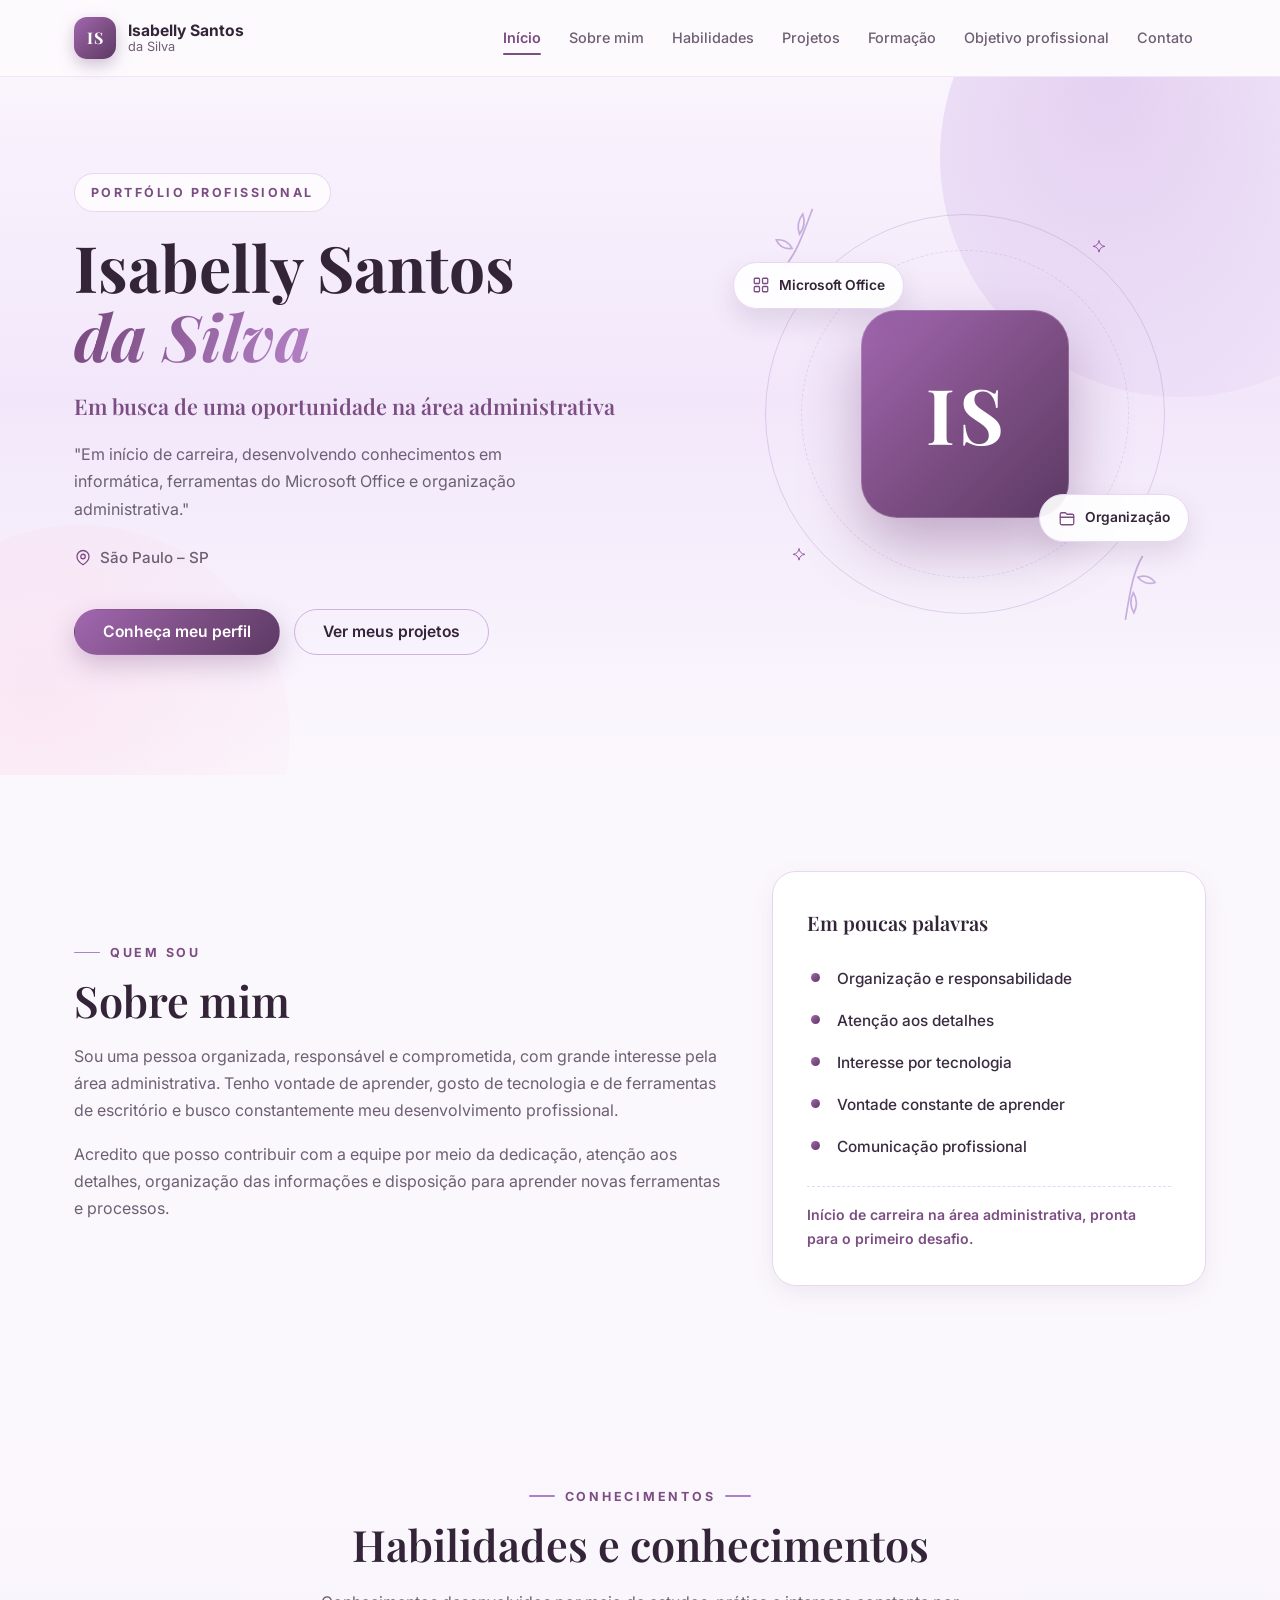
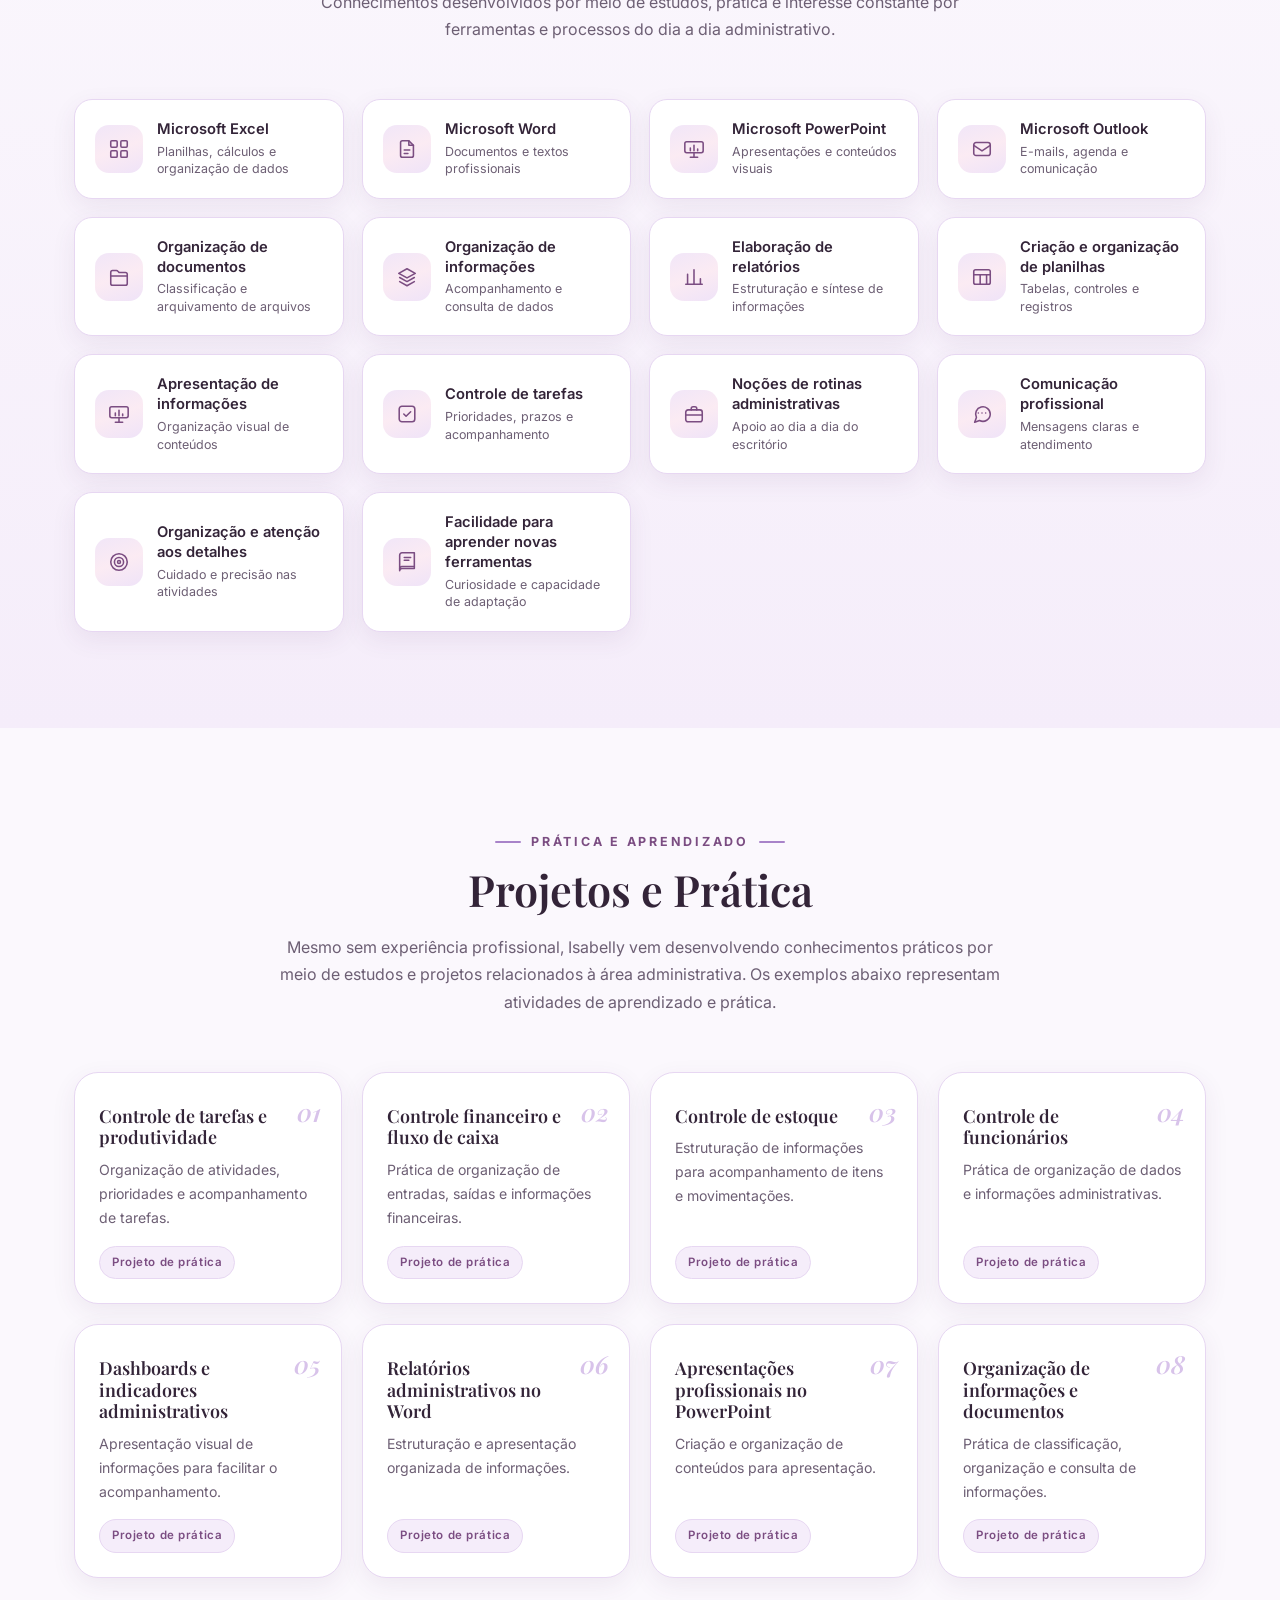
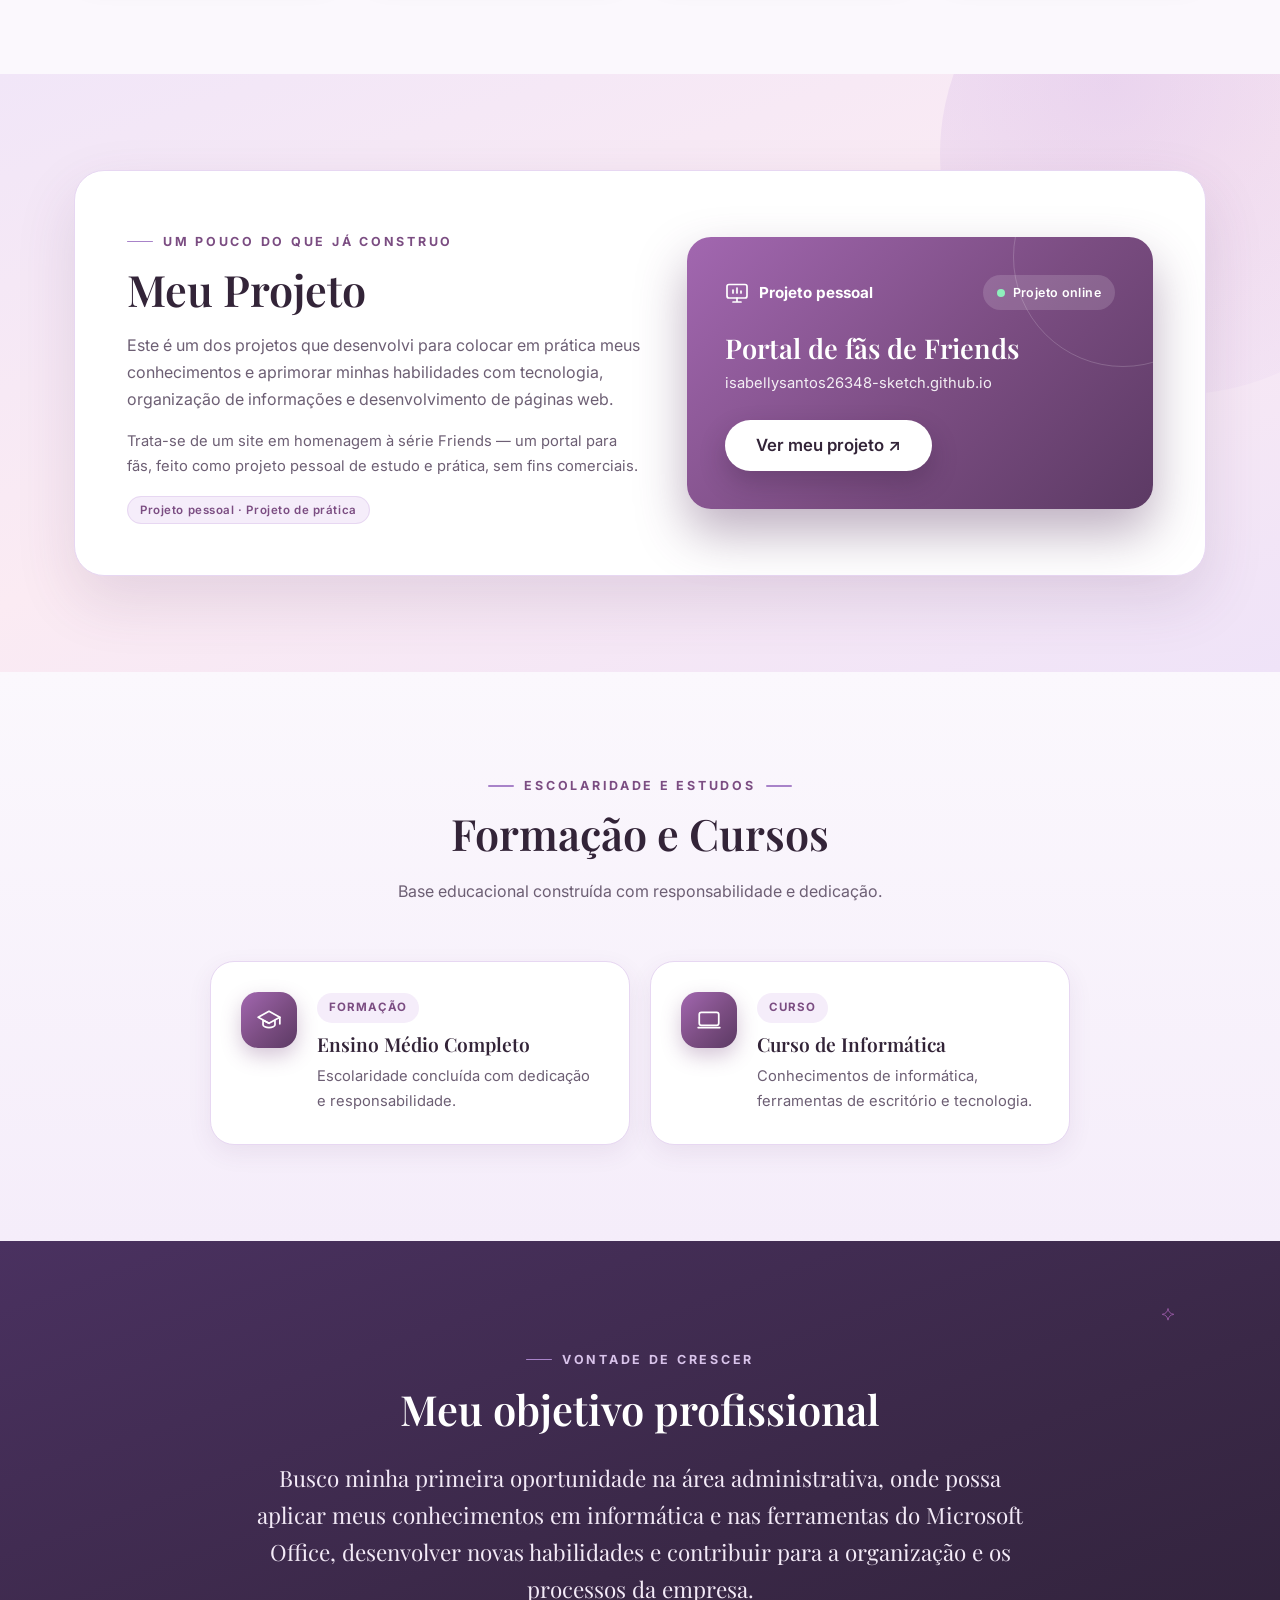
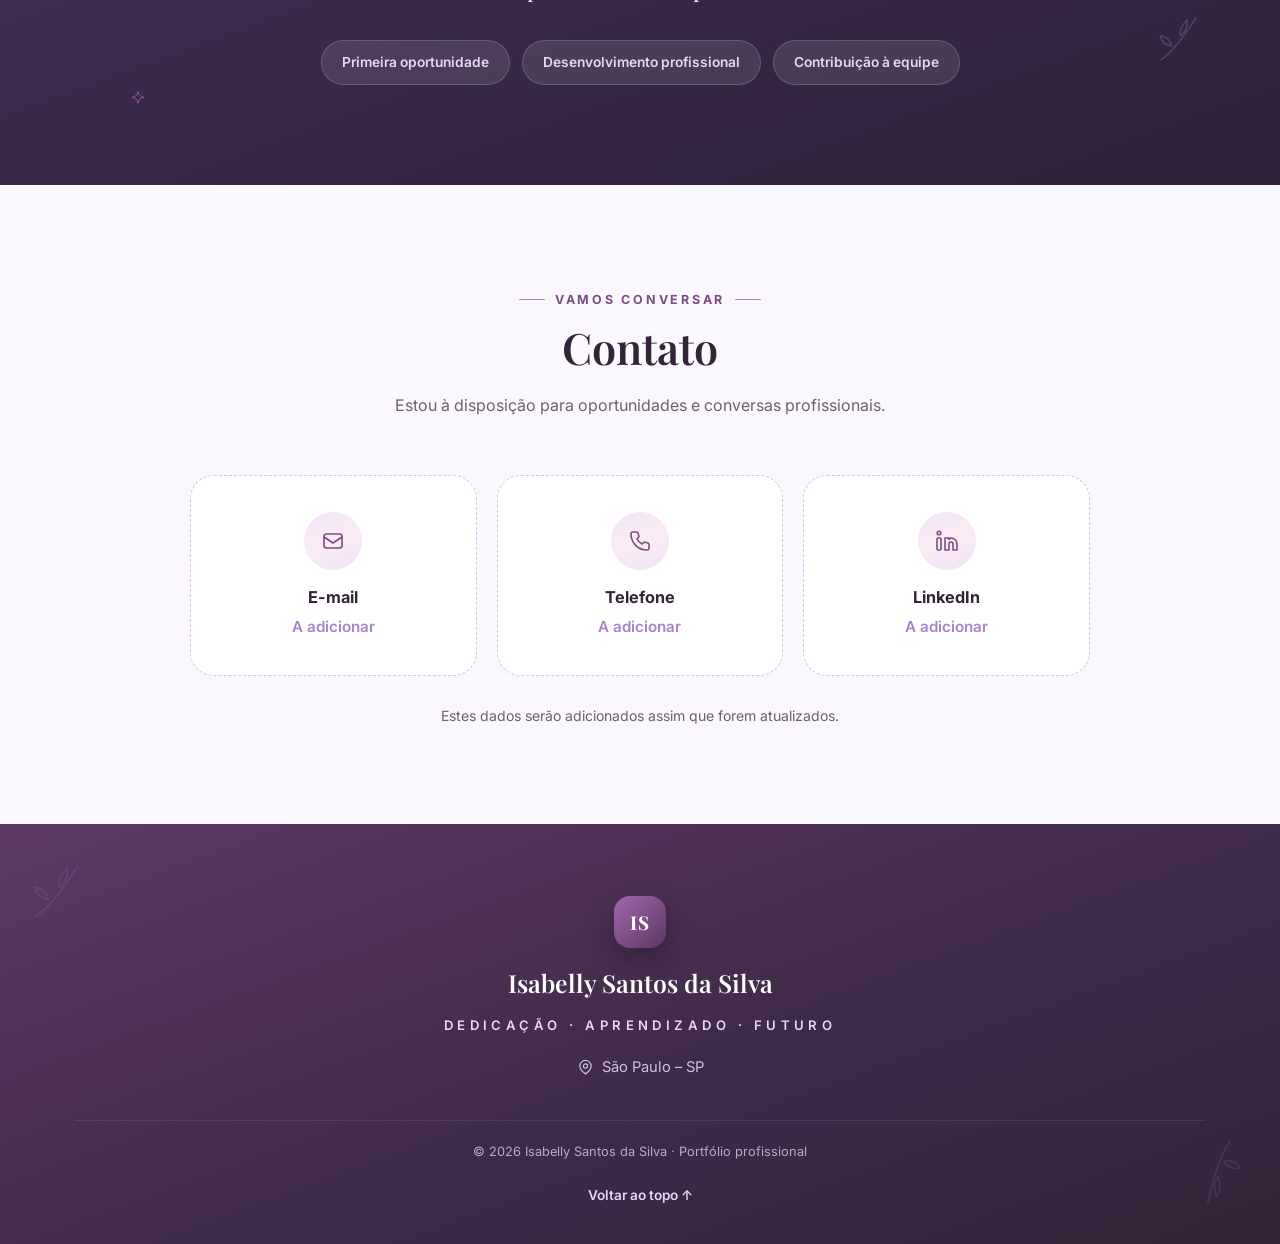
<file: index.html>
<!DOCTYPE html>
<html lang="pt-BR" class="no-js">

<head>
  <meta charset="UTF-8">
  <meta name="viewport" content="width=device-width, initial-scale=1.0">

  <!-- SEO -->
  <title>Isabelly Santos da Silva | Portfólio Administrativo</title>
  <meta name="description"
    content="Portfólio profissional de Isabelly Santos da Silva, em busca da primeira oportunidade na área administrativa em São Paulo.">
  <meta name="keywords"
    content="Isabelly Santos da Silva, administrativo, assistente administrativo, Administrativo Geral, São Paulo, Excel, Word, PowerPoint, informática">
  <meta name="author" content="Isabelly Santos da Silva">
  <meta name="theme-color" content="#7B4D82">
  <link rel="canonical" href="friend/index.html">

  <!-- Open Graph -->
  <meta property="og:title" content="Isabelly Santos da Silva | Portfólio Administrativo">
  <meta property="og:description"
    content="Conheça o perfil profissional, habilidades, projetos e formação de Isabelly Santos da Silva.">
  <meta property="og:type" content="website">
  <meta property="og:url" content="https://isabellysantos26348-sketch.github.io/friend/index.html">

  <!-- Dados estruturados -->
  <script type="application/ld+json">
  {
    "@context": "https://schema.org",
    "@type": "Person",
    "name": "Isabelly Santos da Silva",
    "jobTitle": "Candidata à primeira oportunidade na área administrativa",
    "description": "Em busca da primeira oportunidade na área administrativa, com conhecimentos em informática e nas ferramentas do Microsoft Office.",
    "address": {
      "@type": "PostalAddress",
      "addressLocality": "SP",
      "addressRegion": "SP",
      "addressCountry": "BR"
    },
    "knowsAbout": [
      "Microsoft Excel",
      "Microsoft Word",
      "Microsoft PowerPoint",
      "Microsoft Outlook",
      "Organização de documentos",
      "Informática"
    ]
  }
  </script>

  <!-- Favicon -->
  <link rel="icon" type="image/svg+xml" href="favicon.svg">

  <!-- Fontes -->
  <link rel="preconnect" href="https://fonts.googleapis.com">
  <link rel="preconnect" href="https://fonts.gstatic.com" crossorigin>
  <link
    href="https://fonts.googleapis.com/css2?family=Inter:wght@400;500;600;700&family=Playfair+Display:ital,wght@0,500;0,600;0,700;1,500&display=swap"
    rel="stylesheet">

  <!-- Estilos -->
  <link rel="stylesheet" href="portfolio/style.css">

  <script>document.documentElement.classList.replace('no-js', 'js');</script>
</head>

<body>
  <a class="skip-link" href="#inicio">Pular para o conteúdo</a>

  <!-- Conjunto de ícones (SVG sprite) -->
  <svg xmlns="http://www.w3.org/2000/svg" style="display:none" aria-hidden="true">
    <symbol id="i-grid" viewBox="0 0 24 24">
      <rect x="3" y="3" width="7" height="7" rx="1.2"/><rect x="14" y="3" width="7" height="7" rx="1.2"/>
      <rect x="3" y="14" width="7" height="7" rx="1.2"/><rect x="14" y="14" width="7" height="7" rx="1.2"/>
    </symbol>
    <symbol id="i-doc" viewBox="0 0 24 24">
      <path d="M7 3h7l5 5v11a2 2 0 0 1-2 2H7a2 2 0 0 1-2-2V5a2 2 0 0 1 2-2z"/><path d="M14 3v5h5"/>
      <path d="M9 13h6M9 17h4"/>
    </symbol>
    <symbol id="i-screen" viewBox="0 0 24 24">
      <rect x="2" y="4" width="20" height="12" rx="2"/><path d="M8 21h8M12 16v5"/><path d="M8 14v-3M12 14V8M16 14v-2"/>
    </symbol>
    <symbol id="i-mail" viewBox="0 0 24 24">
      <rect x="3" y="5" width="18" height="14" rx="2.5"/><path d="m3 8 9 6 9-6"/>
    </symbol>
    <symbol id="i-folder" viewBox="0 0 24 24">
      <path d="M3 7a2 2 0 0 1 2-2h4.2a2 2 0 0 1 1.6.8L12 7h7a2 2 0 0 1 2 2v10a2 2 0 0 1-2 2H5a2 2 0 0 1-2-2V7z"/><path d="M3 11h18"/>
    </symbol>
    <symbol id="i-layers" viewBox="0 0 24 24">
      <path d="m12 3 9 5-9 5-9-5 9-5z"/><path d="m4 12.5 8 4.5 8-4.5"/><path d="m4 17 8 4.5 8-4.5"/>
    </symbol>
    <symbol id="i-bars" viewBox="0 0 24 24">
      <path d="M5 20V9M12 20V4M19 20v-6"/><path d="M3 20h18"/>
    </symbol>
    <symbol id="i-check" viewBox="0 0 24 24">
      <rect x="3.5" y="3.5" width="17" height="17" rx="3"/><path d="m8.5 12 2.5 2.5 5-5"/>
    </symbol>
    <symbol id="i-brief" viewBox="0 0 24 24">
      <rect x="3" y="7.5" width="18" height="13" rx="2.5"/><path d="M9 7.5V6a2 2 0 0 1 2-2h2a2 2 0 0 1 2 2v1.5"/><path d="M3 13h18"/>
    </symbol>
    <symbol id="i-chat" viewBox="0 0 24 24">
      <path d="M21 12a8 8 0 0 1-11.7 7.1L4 21l1.9-5.2A8 8 0 1 1 21 12z"/><path d="M8 11h.01M12 11h.01M16 11h.01"/>
    </symbol>
    <symbol id="i-target" viewBox="0 0 24 24">
      <circle cx="12" cy="12" r="9"/><circle cx="12" cy="12" r="5"/><circle cx="12" cy="12" r="1.6"/>
    </symbol>
    <symbol id="i-book" viewBox="0 0 24 24">
      <path d="M4 4.5A2.5 2.5 0 0 1 6.5 2H20v17H6.5A2.5 2.5 0 0 0 4 21.5v-17z"/><path d="M4 19.5A2.5 2.5 0 0 1 6.5 17H20"/><path d="M9 7h7M9 10h5"/>
    </symbol>
    <symbol id="i-table" viewBox="0 0 24 24">
      <rect x="3" y="4" width="18" height="16" rx="2"/><path d="M3 9.5h18M10 9.5V20M17 9.5V20"/>
    </symbol>
    <symbol id="i-pin" viewBox="0 0 24 24">
      <path d="M20 10c0 6-8 11-8 11S4 16 4 10a8 8 0 0 1 16 0z"/><circle cx="12" cy="10" r="3"/>
    </symbol>
    <symbol id="i-ext" viewBox="0 0 24 24">
      <path d="M7 17 17 7"/><path d="M9 7h8v8"/>
    </symbol>
    <symbol id="i-monitor" viewBox="0 0 24 24">
      <rect x="2" y="3.5" width="20" height="13.5" rx="2"/><path d="M12 17v4M8 21h8"/><path d="M8 12V9M12 12V7M16 12v-2"/>
    </symbol>
    <symbol id="i-phone" viewBox="0 0 24 24">
      <path d="M5 3h3.5a1.5 1.5 0 0 1 1.4 1l.9 2.8a1.5 1.5 0 0 1-.4 1.6L9 10a12 12 0 0 0 5 5l1.6-1.4a1.5 1.5 0 0 1 1.6-.4l2.8.9a1.5 1.5 0 0 1 1 1.4V19a2 2 0 0 1-2 2A16 16 0 0 1 3 5a2 2 0 0 1 2-2z"/>
    </symbol>
    <symbol id="i-linkedin" viewBox="0 0 24 24">
      <path d="M16 9a6 6 0 0 1 6 6v6h-4v-6a2 2 0 0 0-4 0v6h-4V9h4v1.5A6 6 0 0 1 16 9z"/>
      <rect x="2" y="9" width="4" height="12" rx="1"/><circle cx="4" cy="4" r="1.8"/>
    </symbol>
    <symbol id="i-grad" viewBox="0 0 24 24">
      <path d="m22 9.5-10-5.5-10 5.5 10 5.5 10-5.5z"/><path d="M6.5 12.5v4.2c0 1.1 2.5 2.3 5.5 2.3s5.5-1.2 5.5-2.3v-4.2"/><path d="M22 9.5v6"/><path d="M12 15 7 12.5"/>
    </symbol>
    <symbol id="i-laptop" viewBox="0 0 24 24">
      <rect x="3" y="5" width="18" height="12" rx="2"/><path d="M2 19h20"/>
    </symbol>
    <symbol id="i-spark" viewBox="0 0 24 24">
      <path d="M12 3c.7 4.3 2.7 6.3 7 7-4.3.7-6.3 2.7-7 7-.7-4.3-2.7-6.3-7-7 4.3-.7 6.3-2.7 7-7z"/>
    </symbol>
    <symbol id="i-leaf" viewBox="0 0 48 48">
      <path d="M10 44C22 36 31 22 42 6"/><path d="M20 31c-5-.5-9-3.5-10-9 5 .5 9 4 10 9z"/><path d="M28 22c-.5-5 1-10 6-14 .5 5-1 10-6 14z"/>
    </symbol>
  </svg>

  <header class="site-header">
    <div class="navbar">
      <a class="brand" href="#inicio" aria-label="Isabelly Santos da Silva – voltar ao início">
        <span class="brand-mark" aria-hidden="true">IS</span>
        <span class="brand-text">
          <strong>Isabelly Santos</strong>
          <em>da Silva</em>
        </span>
      </a>

      <button class="nav-toggle" type="button" aria-label="Abrir menu" aria-expanded="false" aria-controls="menu-principal">
        <span></span>
        <span></span>
        <span></span>
      </button>

      <ul class="nav" id="menu-principal">
        <li><a class="nav-link" href="#inicio">Início</a></li>
        <li><a class="nav-link" href="#sobre">Sobre mim</a></li>
        <li><a class="nav-link" href="#habilidades">Habilidades</a></li>
        <li><a class="nav-link" href="#projetos">Projetos</a></li>
        <li><a class="nav-link" href="#formacao">Formação</a></li>
        <li><a class="nav-link" href="#objetivo">Objetivo profissional</a></li>
        <li><a class="nav-link" href="#contato">Contato</a></li>
      </ul>
    </div>
  </header>

  <main>
    <!-- ============ HERO / INÍCIO ============ -->
    <section class="hero" id="inicio" aria-label="Início">
      <div class="hero-blob hero-blob--one" aria-hidden="true"></div>
      <div class="hero-blob hero-blob--two" aria-hidden="true"></div>

      <div class="container hero-grid">
        <div class="hero-content">
          <p class="hero-eyebrow" data-reveal>Portfólio profissional</p>
          <h1 data-reveal>
            <span class="hero-first">Isabelly Santos</span><br>
            <span class="hero-name">da Silva</span>
          </h1>
          <p class="hero-tagline" data-reveal>Em busca de uma oportunidade na área administrativa</p>
          <p class="hero-intro" data-reveal>
            "Em início de carreira, desenvolvendo conhecimentos em informática, ferramentas do
            Microsoft Office e organização administrativa."
          </p>
          <p class="hero-loc" data-reveal>
            <svg class="icon"><use href="#i-pin"/></svg>
            <span>São Paulo – SP</span>
          </p>
          <div class="hero-actions" data-reveal>
            <a class="btn btn-primary" href="#sobre">Conheça meu perfil</a>
            <a class="btn btn-outline" href="#projetos">Ver meus projetos</a>
          </div>
        </div>

        <div class="hero-media" data-reveal aria-hidden="true">
          <div class="hero-orbit">
            <span class="orbit-ring ring-a"></span>
            <span class="orbit-ring ring-b"></span>
            <div class="monogram" role="img" aria-label="Monograma IS de Isabelly Santos da Silva">
              <span>IS</span>
            </div>
            <svg class="spark spark-a"><use href="#i-spark"/></svg>
            <svg class="spark spark-b"><use href="#i-spark"/></svg>
            <svg class="leaf leaf-a"><use href="#i-leaf"/></svg>
            <svg class="leaf leaf-b"><use href="#i-leaf"/></svg>
            <span class="hero-chip hero-chip--one">
              <svg class="icon"><use href="#i-grid"/></svg>
              Microsoft Office
            </span>
            <span class="hero-chip hero-chip--two">
              <svg class="icon"><use href="#i-folder"/></svg>
              Organização
            </span>
          </div>
        </div>
      </div>
    </section>

    <!-- ============ SOBRE MIM ============ -->
    <section class="section" id="sobre" aria-labelledby="titulo-sobre">
      <div class="container">
        <div class="about-grid">
          <div class="about-text" data-reveal>
            <p class="eyebrow">Quem sou</p>
            <h2 class="section-title" id="titulo-sobre">Sobre mim</h2>
            <p>
              Sou uma pessoa organizada, responsável e comprometida, com grande interesse pela área
              administrativa. Tenho vontade de aprender, gosto de tecnologia e de ferramentas de
              escritório e busco constantemente meu desenvolvimento profissional.
            </p>
            <p>
              Acredito que posso contribuir com a equipe por meio da dedicação, atenção aos detalhes,
              organização das informações e disposição para aprender novas ferramentas e processos.
            </p>
          </div>

          <aside class="about-card" data-reveal aria-label="Resumo do perfil">
            <span class="about-card-title">Em poucas palavras</span>
            <ul class="about-list">
              <li>Organização e responsabilidade</li>
              <li>Atenção aos detalhes</li>
              <li>Interesse por tecnologia</li>
              <li>Vontade constante de aprender</li>
              <li>Comunicação profissional</li>
            </ul>
            <p class="about-note">Início de carreira na área administrativa, pronta para o primeiro desafio.</p>
          </aside>
        </div>
      </div>
    </section>

    <!-- ============ HABILIDADES ============ -->
    <section class="section section--soft" id="habilidades" aria-labelledby="titulo-habilidades">
      <div class="container">
        <div class="section-head center" data-reveal>
          <p class="eyebrow eyebrow--center">Conhecimentos</p>
          <h2 class="section-title" id="titulo-habilidades">Habilidades e conhecimentos</h2>
          <p class="section-sub">
            Conhecimentos desenvolvidos por meio de estudos, prática e interesse constante por
            ferramentas e processos do dia a dia administrativo.
          </p>
        </div>

        <div class="skills-grid">
          <article class="skill-card" data-reveal>
            <span class="skill-icon"><svg class="icon"><use href="#i-grid"/></svg></span>
            <div class="skill-text"><b>Microsoft Excel</b><span>Planilhas, cálculos e organização de dados</span></div>
          </article>

          <article class="skill-card" data-reveal>
            <span class="skill-icon"><svg class="icon"><use href="#i-doc"/></svg></span>
            <div class="skill-text"><b>Microsoft Word</b><span>Documentos e textos profissionais</span></div>
          </article>

          <article class="skill-card" data-reveal>
            <span class="skill-icon"><svg class="icon"><use href="#i-screen"/></svg></span>
            <div class="skill-text"><b>Microsoft PowerPoint</b><span>Apresentações e conteúdos visuais</span></div>
          </article>

          <article class="skill-card" data-reveal>
            <span class="skill-icon"><svg class="icon"><use href="#i-mail"/></svg></span>
            <div class="skill-text"><b>Microsoft Outlook</b><span>E-mails, agenda e comunicação</span></div>
          </article>

          <article class="skill-card" data-reveal>
            <span class="skill-icon"><svg class="icon"><use href="#i-folder"/></svg></span>
            <div class="skill-text"><b>Organização de documentos</b><span>Classificação e arquivamento de arquivos</span></div>
          </article>

          <article class="skill-card" data-reveal>
            <span class="skill-icon"><svg class="icon"><use href="#i-layers"/></svg></span>
            <div class="skill-text"><b>Organização de informações</b><span>Acompanhamento e consulta de dados</span></div>
          </article>

          <article class="skill-card" data-reveal>
            <span class="skill-icon"><svg class="icon"><use href="#i-bars"/></svg></span>
            <div class="skill-text"><b>Elaboração de relatórios</b><span>Estruturação e síntese de informações</span></div>
          </article>

          <article class="skill-card" data-reveal>
            <span class="skill-icon"><svg class="icon"><use href="#i-table"/></svg></span>
            <div class="skill-text"><b>Criação e organização de planilhas</b><span>Tabelas, controles e registros</span></div>
          </article>

          <article class="skill-card" data-reveal>
            <span class="skill-icon"><svg class="icon"><use href="#i-screen"/></svg></span>
            <div class="skill-text"><b>Apresentação de informações</b><span>Organização visual de conteúdos</span></div>
          </article>

          <article class="skill-card" data-reveal>
            <span class="skill-icon"><svg class="icon"><use href="#i-check"/></svg></span>
            <div class="skill-text"><b>Controle de tarefas</b><span>Prioridades, prazos e acompanhamento</span></div>
          </article>

          <article class="skill-card" data-reveal>
            <span class="skill-icon"><svg class="icon"><use href="#i-brief"/></svg></span>
            <div class="skill-text"><b>Noções de rotinas administrativas</b><span>Apoio ao dia a dia do escritório</span></div>
          </article>

          <article class="skill-card" data-reveal>
            <span class="skill-icon"><svg class="icon"><use href="#i-chat"/></svg></span>
            <div class="skill-text"><b>Comunicação profissional</b><span>Mensagens claras e atendimento</span></div>
          </article>

          <article class="skill-card" data-reveal>
            <span class="skill-icon"><svg class="icon"><use href="#i-target"/></svg></span>
            <div class="skill-text"><b>Organização e atenção aos detalhes</b><span>Cuidado e precisão nas atividades</span></div>
          </article>

          <article class="skill-card" data-reveal>
            <span class="skill-icon"><svg class="icon"><use href="#i-book"/></svg></span>
            <div class="skill-text"><b>Facilidade para aprender novas ferramentas</b><span>Curiosidade e capacidade de adaptação</span></div>
          </article>
        </div>
      </div>
    </section>

    <!-- ============ PROJETOS E PRÁTICA ============ -->
    <section class="section" id="projetos" aria-labelledby="titulo-projetos">
      <div class="container">
        <div class="section-head center" data-reveal>
          <p class="eyebrow eyebrow--center">Prática e aprendizado</p>
          <h2 class="section-title" id="titulo-projetos">Projetos e Prática</h2>
          <p class="section-sub">
            Mesmo sem experiência profissional, Isabelly vem desenvolvendo conhecimentos práticos por
            meio de estudos e projetos relacionados à área administrativa. Os exemplos abaixo
            representam atividades de aprendizado e prática.
          </p>
        </div>

        <div class="projects-grid">
          <article class="project-card" data-reveal>
            <span class="project-number" aria-hidden="true">01</span>
            <h3>Controle de tarefas e produtividade</h3>
            <p>Organização de atividades, prioridades e acompanhamento de tarefas.</p>
            <span class="project-tag">Projeto de prática</span>
          </article>

          <article class="project-card" data-reveal>
            <span class="project-number" aria-hidden="true">02</span>
            <h3>Controle financeiro e fluxo de caixa</h3>
            <p>Prática de organização de entradas, saídas e informações financeiras.</p>
            <span class="project-tag">Projeto de prática</span>
          </article>

          <article class="project-card" data-reveal>
            <span class="project-number" aria-hidden="true">03</span>
            <h3>Controle de estoque</h3>
            <p>Estruturação de informações para acompanhamento de itens e movimentações.</p>
            <span class="project-tag">Projeto de prática</span>
          </article>

          <article class="project-card" data-reveal>
            <span class="project-number" aria-hidden="true">04</span>
            <h3>Controle de funcionários</h3>
            <p>Prática de organização de dados e informações administrativas.</p>
            <span class="project-tag">Projeto de prática</span>
          </article>

          <article class="project-card" data-reveal>
            <span class="project-number" aria-hidden="true">05</span>
            <h3>Dashboards e indicadores administrativos</h3>
            <p>Apresentação visual de informações para facilitar o acompanhamento.</p>
            <span class="project-tag">Projeto de prática</span>
          </article>

          <article class="project-card" data-reveal>
            <span class="project-number" aria-hidden="true">06</span>
            <h3>Relatórios administrativos no Word</h3>
            <p>Estruturação e apresentação organizada de informações.</p>
            <span class="project-tag">Projeto de prática</span>
          </article>

          <article class="project-card" data-reveal>
            <span class="project-number" aria-hidden="true">07</span>
            <h3>Apresentações profissionais no PowerPoint</h3>
            <p>Criação e organização de conteúdos para apresentação.</p>
            <span class="project-tag">Projeto de prática</span>
          </article>

          <article class="project-card" data-reveal>
            <span class="project-number" aria-hidden="true">08</span>
            <h3>Organização de informações e documentos</h3>
            <p>Prática de classificação, organização e consulta de informações.</p>
            <span class="project-tag">Projeto de prática</span>
          </article>
        </div>
      </div>
    </section>

    <!-- ============ MEU PROJETO ============ -->
    <section class="project-featured" id="meu-projeto" aria-labelledby="titulo-meu-projeto">
      <div class="hero-blob hero-blob--one" aria-hidden="true"></div>
      <div class="container">
        <div class="featured-card" data-reveal>
          <div class="featured-info">
            <p class="eyebrow">Um pouco do que já construo</p>
            <h2 class="section-title" id="titulo-meu-projeto">Meu Projeto</h2>
            <p>
              Este é um dos projetos que desenvolvi para colocar em prática meus conhecimentos e
              aprimorar minhas habilidades com tecnologia, organização de informações e
              desenvolvimento de páginas web.
            </p>
            <p class="featured-note">
              Trata-se de um site em homenagem à série Friends — um portal para fãs, feito como
              projeto pessoal de estudo e prática, sem fins comerciais.
            </p>
            <span class="project-tag project-tag--feat">Projeto pessoal · Projeto de prática</span>
          </div>

          <div class="proj-box">
            <div class="proj-box-head">
              <span class="proj-heading">
                <svg class="icon"><use href="#i-monitor"/></svg>
                <span>Projeto pessoal</span>
              </span>
              <span class="proj-status"><span class="status-dot"></span>Projeto online</span>
            </div>

            <h3 class="proj-title">Portal de fãs de Friends</h3>
            <p class="proj-url">isabellysantos26348-sketch.github.io</p>

            <a
              href="https://isabellysantos26348-sketch.github.io/friend/index.html"
              target="_blank"
              rel="noopener noreferrer"
              class="btn btn-light proj-btn">
              Ver meu projeto ↗
            </a>
          </div>
        </div>
      </div>
    </section>

    <!-- ============ FORMAÇÃO ============ -->
    <section class="section section--soft" id="formacao" aria-labelledby="titulo-formacao">
      <div class="container">
        <div class="section-head center" data-reveal>
          <p class="eyebrow eyebrow--center">Escolaridade e estudos</p>
          <h2 class="section-title" id="titulo-formacao">Formação e Cursos</h2>
          <p class="section-sub">Base educacional construída com responsabilidade e dedicação.</p>
        </div>

        <div class="formation-grid">
          <article class="formation-card" data-reveal>
            <span class="formation-icon"><svg class="icon"><use href="#i-grad"/></svg></span>
            <div>
              <span class="formation-tag">Formação</span>
              <h3>Ensino Médio Completo</h3>
              <p>Escolaridade concluída com dedicação e responsabilidade.</p>
            </div>
          </article>

          <article class="formation-card" data-reveal>
            <span class="formation-icon"><svg class="icon"><use href="#i-laptop"/></svg></span>
            <div>
              <span class="formation-tag">Curso</span>
              <h3>Curso de Informática</h3>
              <p>Conhecimentos de informática, ferramentas de escritório e tecnologia.</p>
            </div>
          </article>
        </div>
      </div>
    </section>

    <!-- ============ OBJETIVO PROFISSIONAL ============ -->
    <section class="objetivo" id="objetivo" aria-labelledby="titulo-objetivo">
      <svg class="spark spark-c" aria-hidden="true"><use href="#i-spark"/></svg>
      <svg class="spark spark-d" aria-hidden="true"><use href="#i-spark"/></svg>
      <svg class="leaf leaf-c" aria-hidden="true"><use href="#i-leaf"/></svg>

      <div class="container">
        <div class="objetivo-inner" data-reveal>
          <p class="eyebrow eyebrow--light">Vontade de crescer</p>
          <h2 class="objetivo-title" id="titulo-objetivo">Meu objetivo profissional</h2>
          <p class="objetivo-text">
            Busco minha primeira oportunidade na área administrativa, onde possa aplicar meus
            conhecimentos em informática e nas ferramentas do Microsoft Office, desenvolver novas
            habilidades e contribuir para a organização e os processos da empresa.
          </p>
          <div class="objetivo-chips">
            <span>Primeira oportunidade</span>
            <span>Desenvolvimento profissional</span>
            <span>Contribuição à equipe</span>
          </div>
        </div>
      </div>
    </section>

    <!-- ============ CONTATO ============ -->
    <section class="section" id="contato" aria-labelledby="titulo-contato">
      <div class="container">
        <div class="section-head center" data-reveal>
          <p class="eyebrow eyebrow--center">Vamos conversar</p>
          <h2 class="section-title" id="titulo-contato">Contato</h2>
          <p class="section-sub">Estou à disposição para oportunidades e conversas profissionais.</p>
        </div>

        <div class="contact-grid">
          <article class="contact-card" data-reveal>
            <span class="contact-icon"><svg class="icon"><use href="#i-mail"/></svg></span>
            <h3>E-mail</h3>
            <p class="contact-placeholder">A adicionar</p>
          </article>

          <article class="contact-card" data-reveal>
            <span class="contact-icon"><svg class="icon"><use href="#i-phone"/></svg></span>
            <h3>Telefone</h3>
            <p class="contact-placeholder">A adicionar</p>
          </article>

          <article class="contact-card" data-reveal>
            <span class="contact-icon"><svg class="icon"><use href="#i-linkedin"/></svg></span>
            <h3>LinkedIn</h3>
            <p class="contact-placeholder">A adicionar</p>
          </article>
        </div>

        <p class="contact-note" data-reveal>Estes dados serão adicionados assim que forem atualizados.</p>
      </div>
    </section>
  </main>

  <!-- ============ RODAPÉ ============ -->
  <footer class="site-footer">
    <svg class="leaf leaf-f" aria-hidden="true"><use href="#i-leaf"/></svg>
    <svg class="leaf leaf-g" aria-hidden="true"><use href="#i-leaf"/></svg>

    <div class="container footer-inner">
      <span class="brand-mark brand-mark--footer" aria-hidden="true">IS</span>
      <p class="footer-name">Isabelly Santos da Silva</p>
      <p class="footer-tagline">Dedicação · Aprendizado · Futuro</p>
      <p class="footer-city">
        <svg class="icon"><use href="#i-pin"/></svg>
        São Paulo – SP
      </p>
      <p class="footer-copy">
        © <span data-year>2026</span> Isabelly Santos da Silva · Portfólio profissional
      </p>
      <a class="footer-top" href="#inicio">Voltar ao topo ↑</a>
    </div>
  </footer>

  <script src="portfolio/script.js" defer></script>
</body>

</html>
</file>
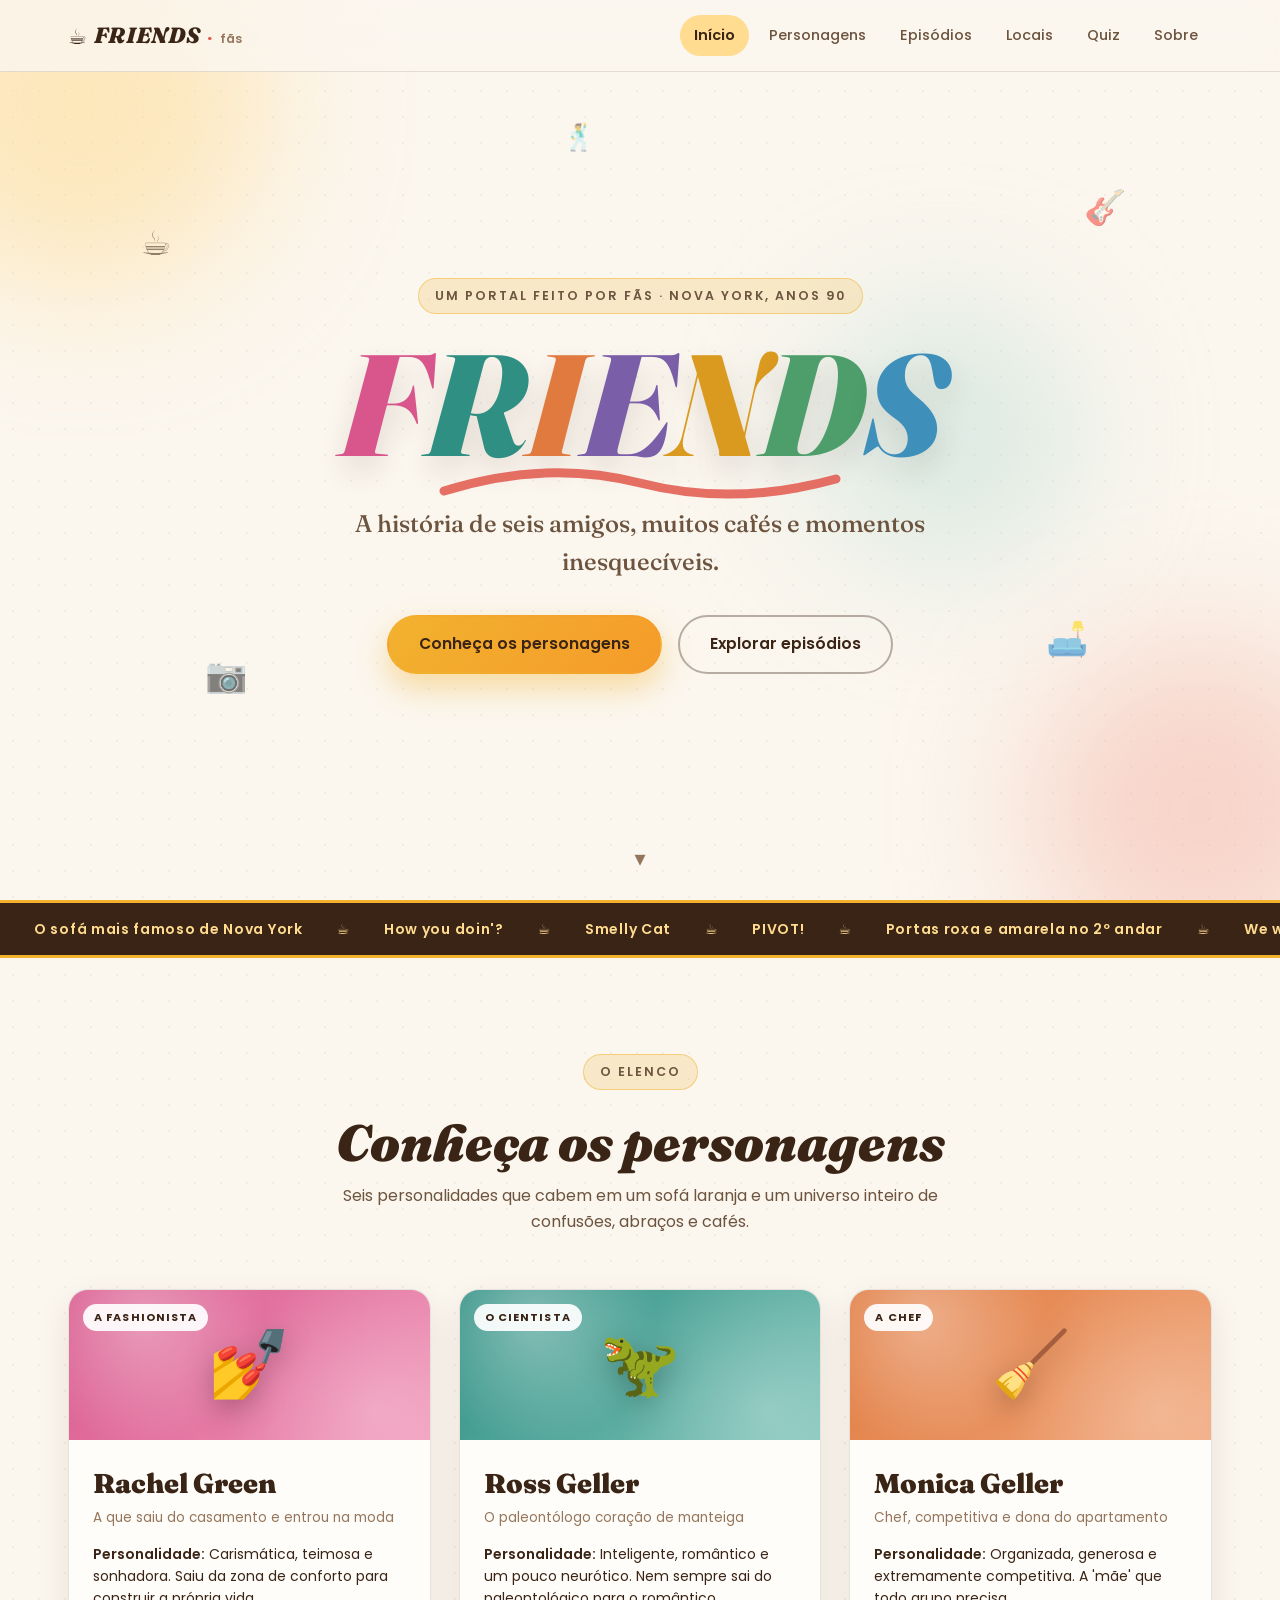
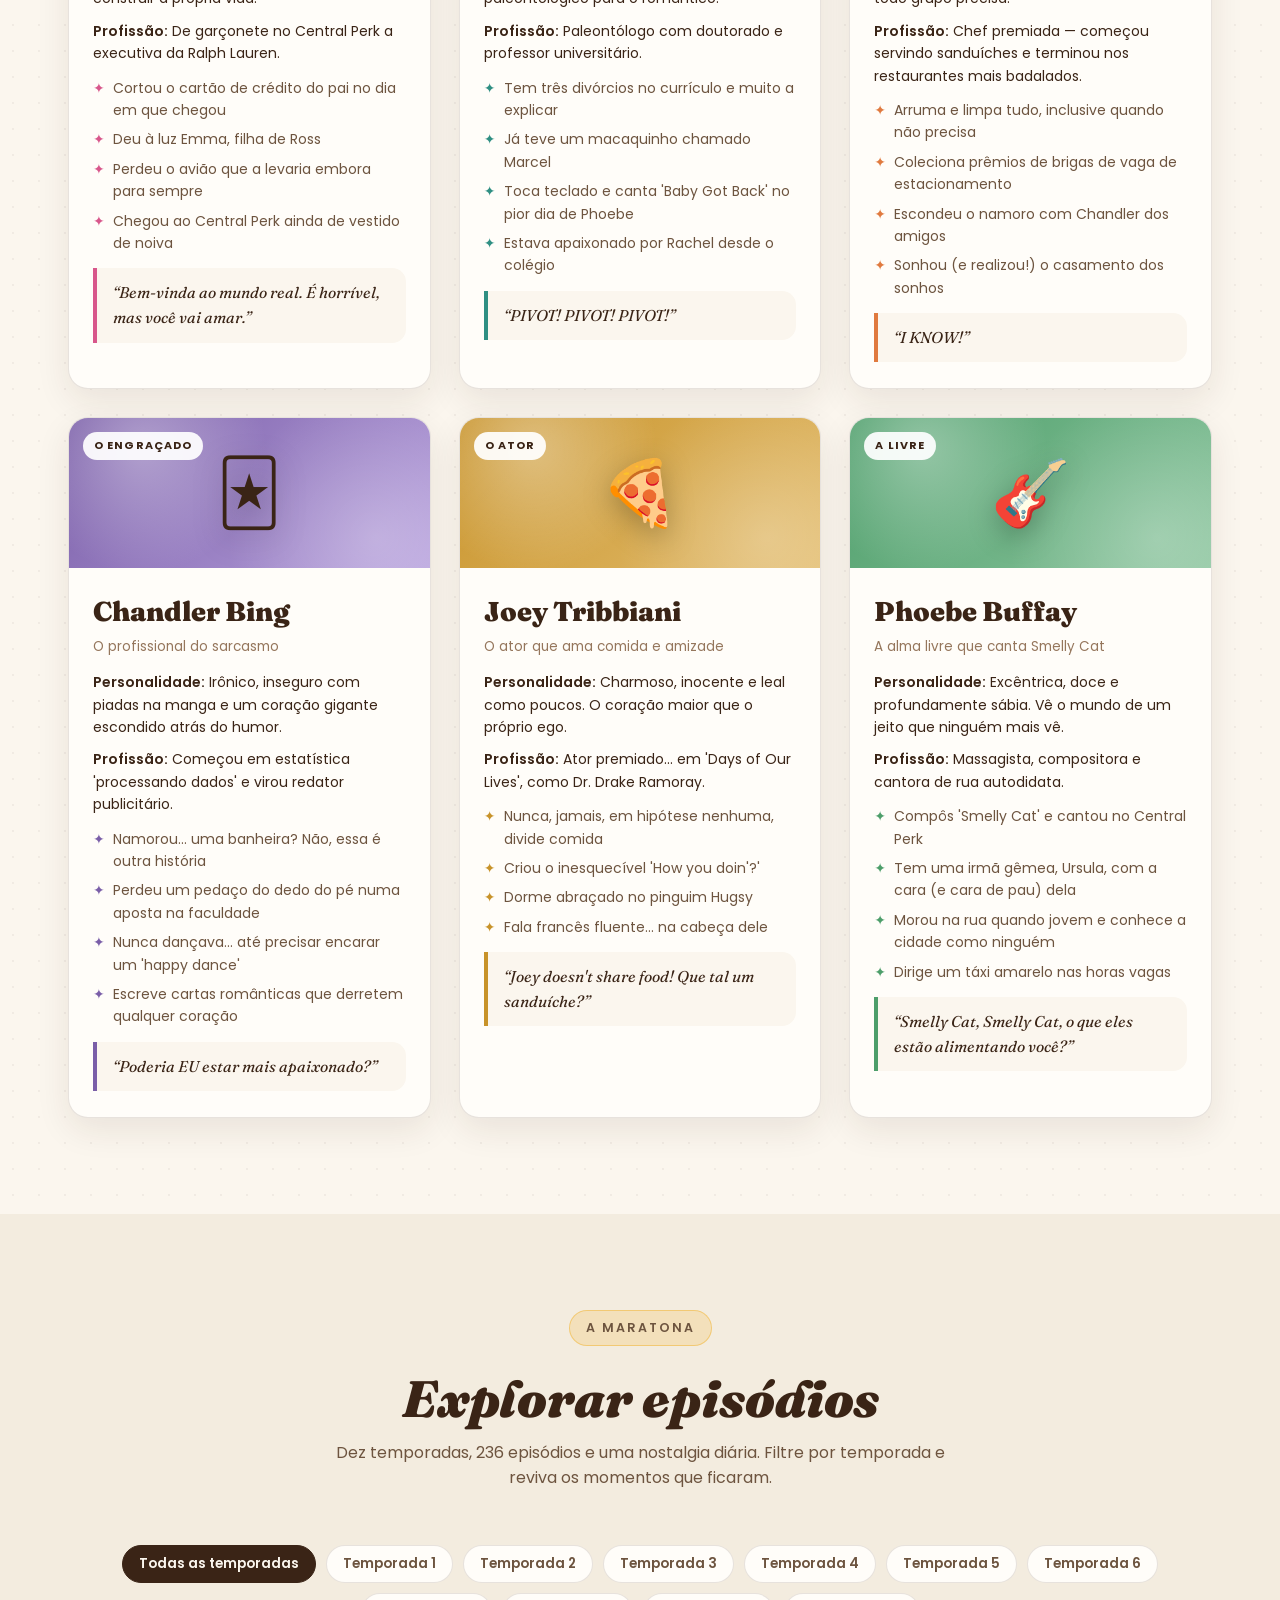
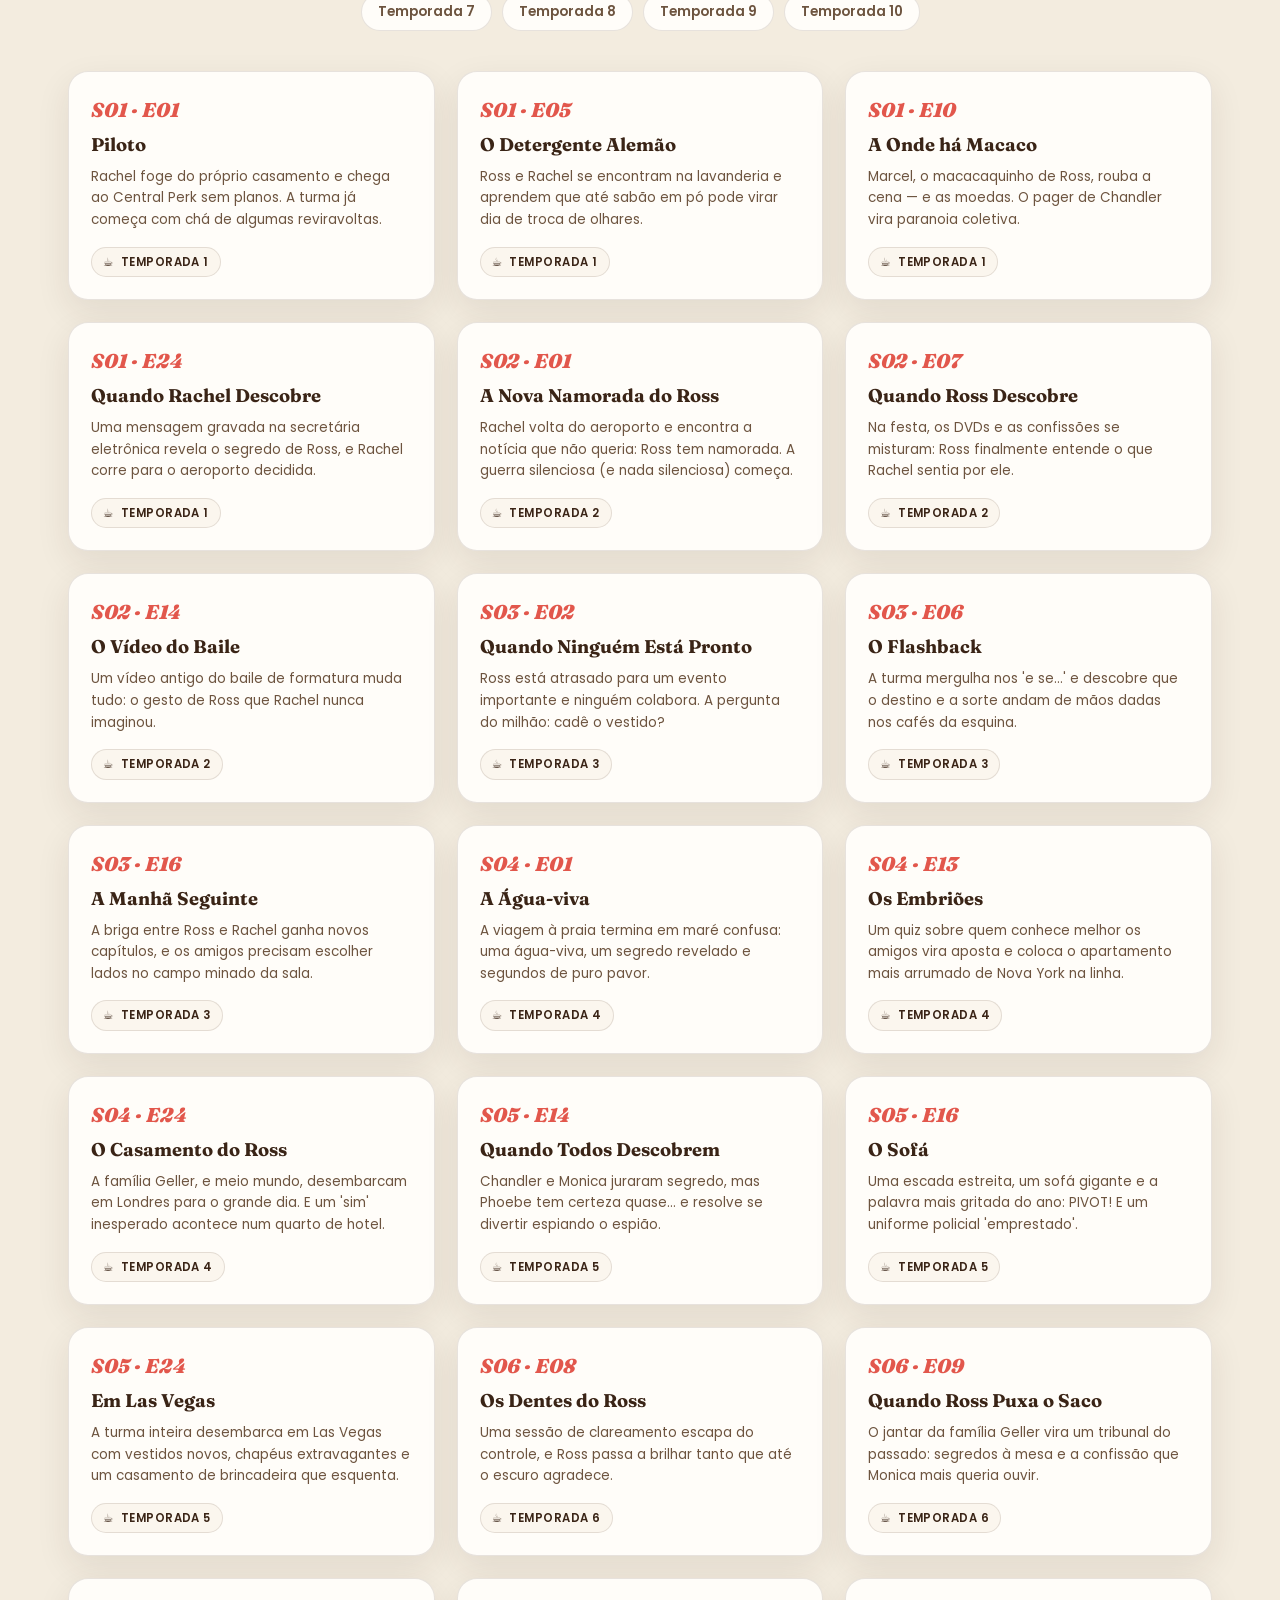
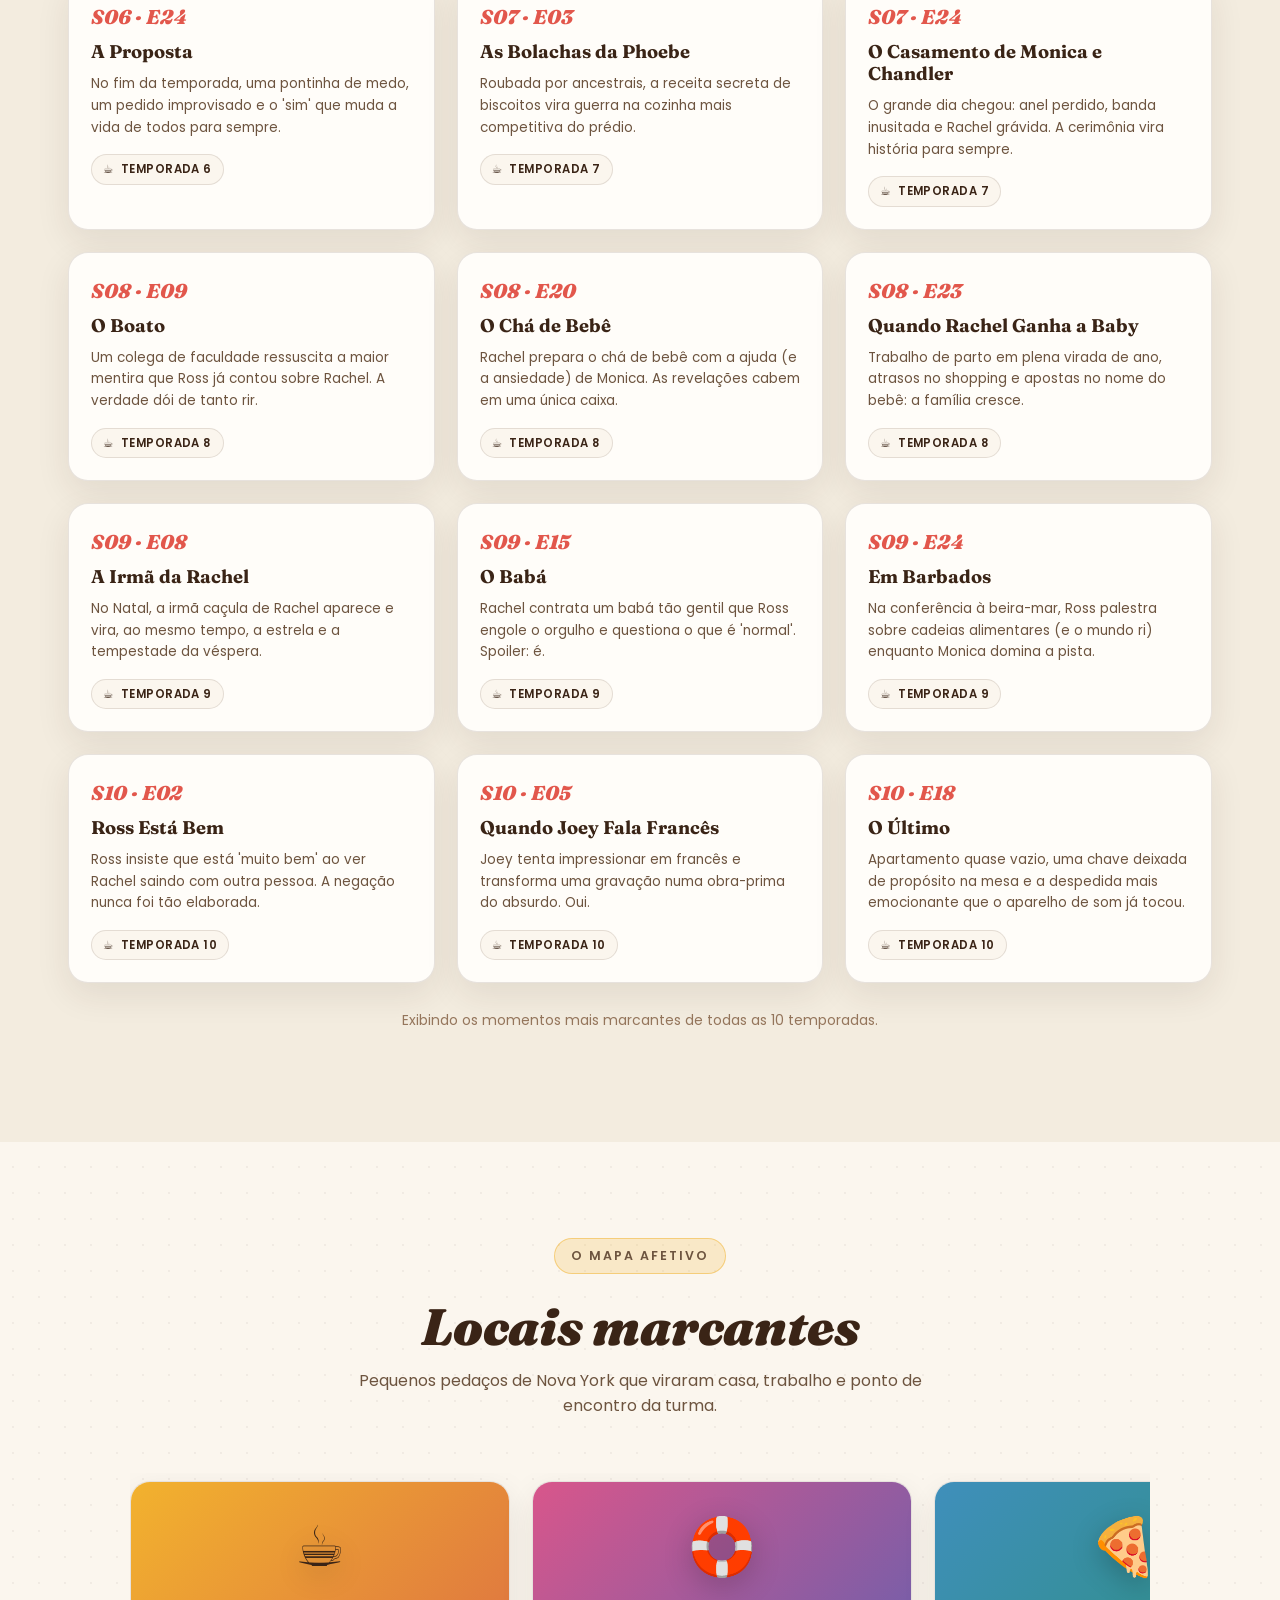
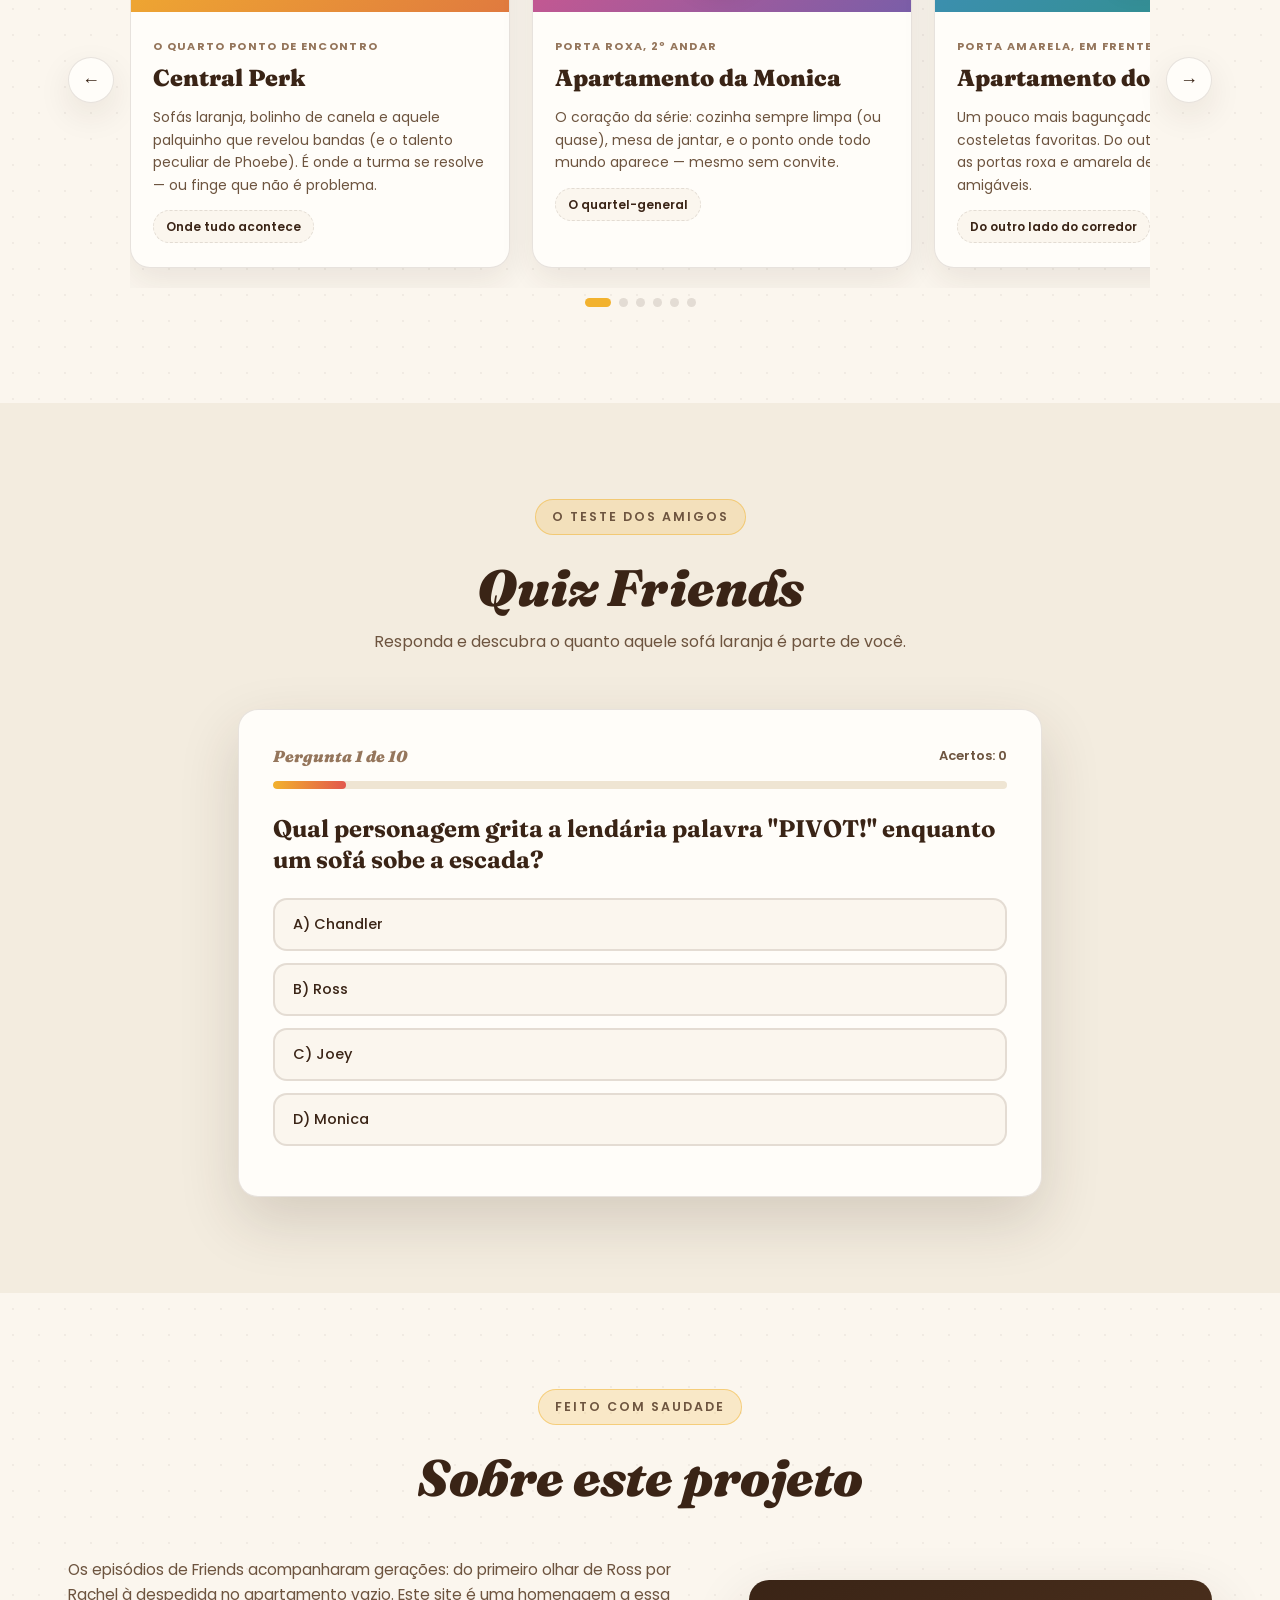
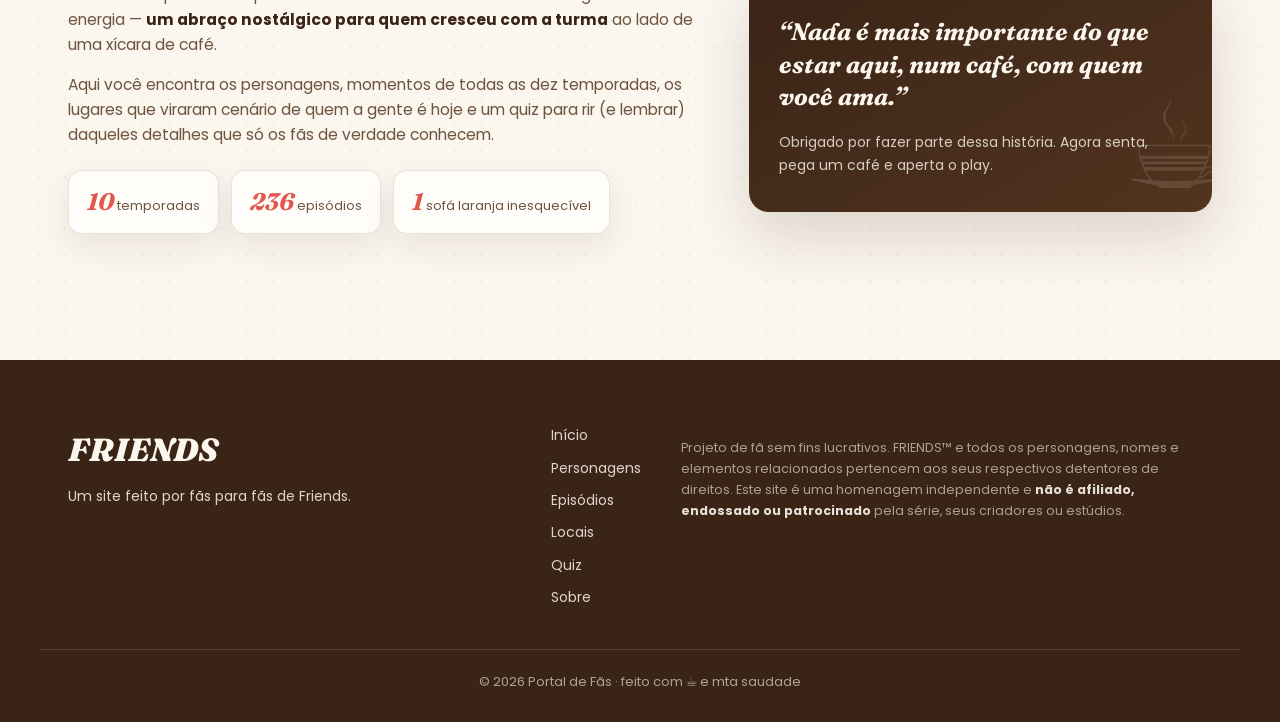
<file: friend/index.html>
<!DOCTYPE html>
<html lang="pt-BR">
<head>
  <meta charset="UTF-8">
  <meta name="viewport" content="width=device-width, initial-scale=1.0">
  <meta name="description" content="Portal de fãs de Friends com personagens, episódios, locais marcantes, quiz e muita nostalgia dos anos 90.">
  <meta name="theme-color" content="#fbf6ee">
  <title>FRIENDS · Portal de Fãs</title>
  <link rel="icon" href="data:image/svg+xml,<svg xmlns='http://www.w3.org/2000/svg' viewBox='0 0 100 100'><text y='.9em' font-size='90'>☕</text></svg>">
  <link rel="preconnect" href="https://fonts.googleapis.com">
  <link rel="preconnect" href="https://fonts.gstatic.com" crossorigin>
  <link href="https://fonts.googleapis.com/css2?family=Fraunces:ital,opsz,wght@0,9..144,500;0,9..144,600;0,9..144,700;0,9..144,900;1,9..144,700;1,9..144,900&family=Poppins:wght@300;400;500;600;700&display=swap" rel="stylesheet">
  <link rel="stylesheet" href="styles.css">
</head>
<body>

  <header class="nav" id="topo">
    <div class="nav-inner">
      <a class="brand" href="#inicio" aria-label="Voltar ao início">
        <span class="brand-cup">☕</span>
        <span class="brand-name">FRIENDS</span>
        <span class="brand-dot">·</span>
        <span class="brand-sub">fãs</span>
      </a>
      <nav class="nav-links" id="navLinks" aria-label="Menu principal">
        <a href="#inicio" class="nav-link active">Início</a>
        <a href="#personagens" class="nav-link">Personagens</a>
        <a href="#episodios" class="nav-link">Episódios</a>
        <a href="#locais" class="nav-link">Locais</a>
        <a href="#quiz" class="nav-link">Quiz</a>
        <a href="#sobre" class="nav-link">Sobre</a>
      </nav>
      <button class="nav-toggle" id="navToggle" aria-label="Abrir menu" aria-expanded="false">
        <span></span><span></span><span></span>
      </button>
    </div>
  </header>

  <main>
    <section class="hero" id="inicio">
      <div class="blob blob-1"></div>
      <div class="blob blob-2"></div>
      <div class="blob blob-3"></div>
      <span class="float float-1" aria-hidden="true">☕</span>
      <span class="float float-2" aria-hidden="true">🎸</span>
      <span class="float float-3" aria-hidden="true">📷</span>
      <span class="float float-4" aria-hidden="true">🛋️</span>
      <span class="float float-5" aria-hidden="true">🕺</span>

      <div class="hero-inner">
        <span class="eyebrow">Um portal feito por fãs · Nova York, anos 90</span>
        <h1 class="hero-title" aria-label="FRIENDS">
          <span class="letter c-f">F</span><span class="letter c-r">R</span><span class="letter c-i">I</span><span class="letter c-e">E</span><span class="letter c-n">N</span><span class="letter c-d">D</span><span class="letter c-s">S</span>
        </h1>
        <svg class="hero-swoosh" viewBox="0 0 420 40" preserveAspectRatio="none" aria-hidden="true">
          <path d="M14 24 Q 116 -8 210 16 T 406 12" fill="none" stroke="#e2574c" stroke-width="9" stroke-linecap="round" opacity="0.85"/>
        </svg>
        <p class="hero-tag">A história de seis amigos, muitos cafés e momentos inesquecíveis.</p>
        <div class="hero-actions">
          <a href="#personagens" class="btn btn-primary">Conheça os personagens</a>
          <a href="#episodios" class="btn btn-ghost">Explorar episódios</a>
        </div>
      </div>

      <a class="scroll-cue" href="#personagens" aria-label="Rolar para a próxima seção">▾</a>
    </section>

    <div class="ticker" aria-hidden="true">
      <div class="ticker-track" id="tickerTrack">
        <span>O sofá mais famoso de Nova York</span><span>☕</span>
        <span>How you doin'?</span><span>☕</span>
        <span>Smelly Cat</span><span>☕</span>
        <span>PIVOT!</span><span>☕</span>
        <span>Portas roxa e amarela no 2º andar</span><span>☕</span>
        <span>We were on a break!</span><span>☕</span>
        <span>Estamos aqui nos seus invólucros empoeirados</span><span>☕</span>
      </div>
    </div>

    <section class="section" id="personagens">
      <div class="container">
        <header class="section-head reveal">
          <span class="eyebrow">O elenco</span>
          <h2>Conheça os personagens</h2>
          <p>Seis personalidades que cabem em um sofá laranja e um universo inteiro de confusões, abraços e cafés.</p>
        </header>

        <div class="chars-grid" id="charsGrid"></div>
      </div>
    </section>

    <section class="section section-alt" id="episodios">
      <div class="container">
        <header class="section-head reveal">
          <span class="eyebrow">A maratona</span>
          <h2>Explorar episódios</h2>
          <p>Dez temporadas, 236 episódios e uma nostalgia diária. Filtre por temporada e reviva os momentos que ficaram.</p>
        </header>

        <div class="filters reveal" id="seasonFilters" role="tablist" aria-label="Filtrar por temporada"></div>

        <div class="eps-grid" id="epsGrid"></div>
        <p class="eps-note" id="epsNote"></p>
      </div>
    </section>

    <section class="section" id="locais">
      <div class="container">
        <header class="section-head reveal">
          <span class="eyebrow">O mapa afetivo</span>
          <h2>Locais marcantes</h2>
          <p>Pequenos pedaços de Nova York que viraram casa, trabalho e ponto de encontro da turma.</p>
        </header>

        <div class="places-wrap reveal">
          <button class="car-btn car-prev" id="carPrev" aria-label="Local anterior">←</button>
          <div class="places-track" id="placesTrack" tabindex="0"></div>
          <button class="car-btn car-next" id="carNext" aria-label="Próximo local">→</button>
        </div>
        <div class="car-dots" id="carDots"></div>
      </div>
    </section>

    <section class="section section-alt" id="quiz">
      <div class="container container-narrow">
        <header class="section-head reveal">
          <span class="eyebrow">O teste dos amigos</span>
          <h2>Quiz Friends</h2>
          <p>Responda e descubra o quanto aquele sofá laranja é parte de você.</p>
        </header>

        <div class="quiz-card reveal" id="quizCard"></div>
      </div>
    </section>

    <section class="section" id="sobre">
      <div class="container">
        <header class="section-head reveal">
          <span class="eyebrow">Feito com saudade</span>
          <h2>Sobre este projeto</h2>
        </header>
        <div class="about-grid">
          <div class="about-text reveal">
            <p>Os episódios de Friends acompanharam gerações: do primeiro olhar de Ross por Rachel à despedida no apartamento vazio. Este site é uma homenagem a essa energia — <strong>um abraço nostálgico para quem cresceu com a turma</strong> ao lado de uma xícara de café.</p>
            <p>Aqui você encontra os personagens, momentos de todas as dez temporadas, os lugares que viraram cenário de quem a gente é hoje e um quiz para rir (e lembrar) daqueles detalhes que só os fãs de verdade conhecem.</p>
            <ul class="about-facts">
              <li><strong>10</strong> temporadas</li>
              <li><strong>236</strong> episódios</li>
              <li><strong>1</strong> sofá laranja inesquecível</li>
            </ul>
          </div>
          <div class="about-card reveal">
            <span class="about-quote">“Nada é mais importante do que estar aqui, num café, com quem você ama.”</span>
            <span class="about-thanks">Obrigado por fazer parte dessa história. Agora senta, pega um café e aperta o play.</span>
          </div>
        </div>
      </div>
    </section>
  </main>

  <footer class="footer">
    <div class="container footer-grid">
      <div class="footer-brand">
        <span class="brand-name">FRIENDS</span>
        <p>Um site feito por fãs para fãs de Friends.</p>
      </div>
      <div class="footer-links">
        <a href="#inicio">Início</a>
        <a href="#personagens">Personagens</a>
        <a href="#episodios">Episódios</a>
        <a href="#locais">Locais</a>
        <a href="#quiz">Quiz</a>
        <a href="#sobre">Sobre</a>
      </div>
      <div class="footer-note">
        <p>Projeto de fã sem fins lucrativos. FRIENDS™ e todos os personagens, nomes e elementos relacionados pertencem aos seus respectivos detentores de direitos. Este site é uma homenagem independente e <strong>não é afiliado, endossado ou patrocinado</strong> pela série, seus criadores ou estúdios.</p>
      </div>
    </div>
    <div class="container footer-bottom">
      <span>© <span id="year"></span> Portal de Fãs · feito com ☕ e mta saudade</span>
    </div>
  </footer>

  <button class="totop" id="toTop" aria-label="Voltar ao topo">↑</button>

  <script src="script.js"></script>
</body>
</html>
</file>
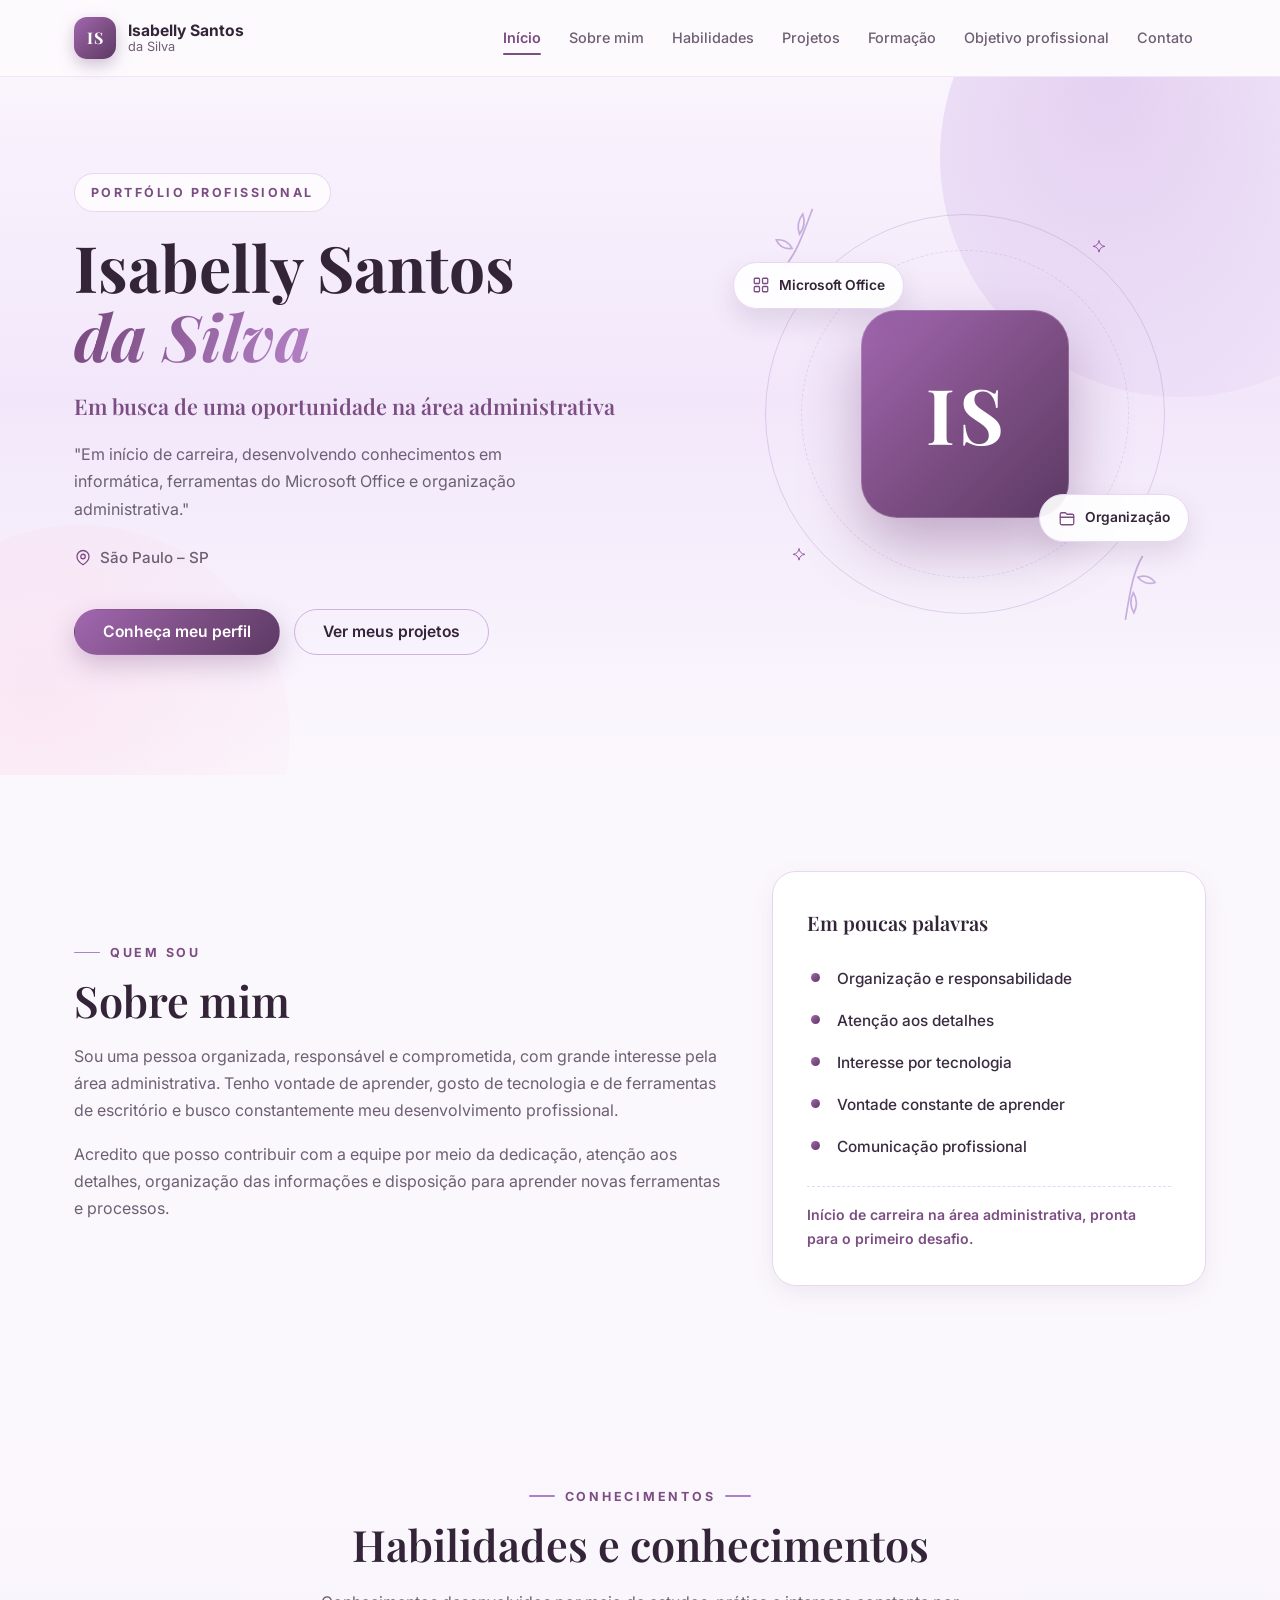
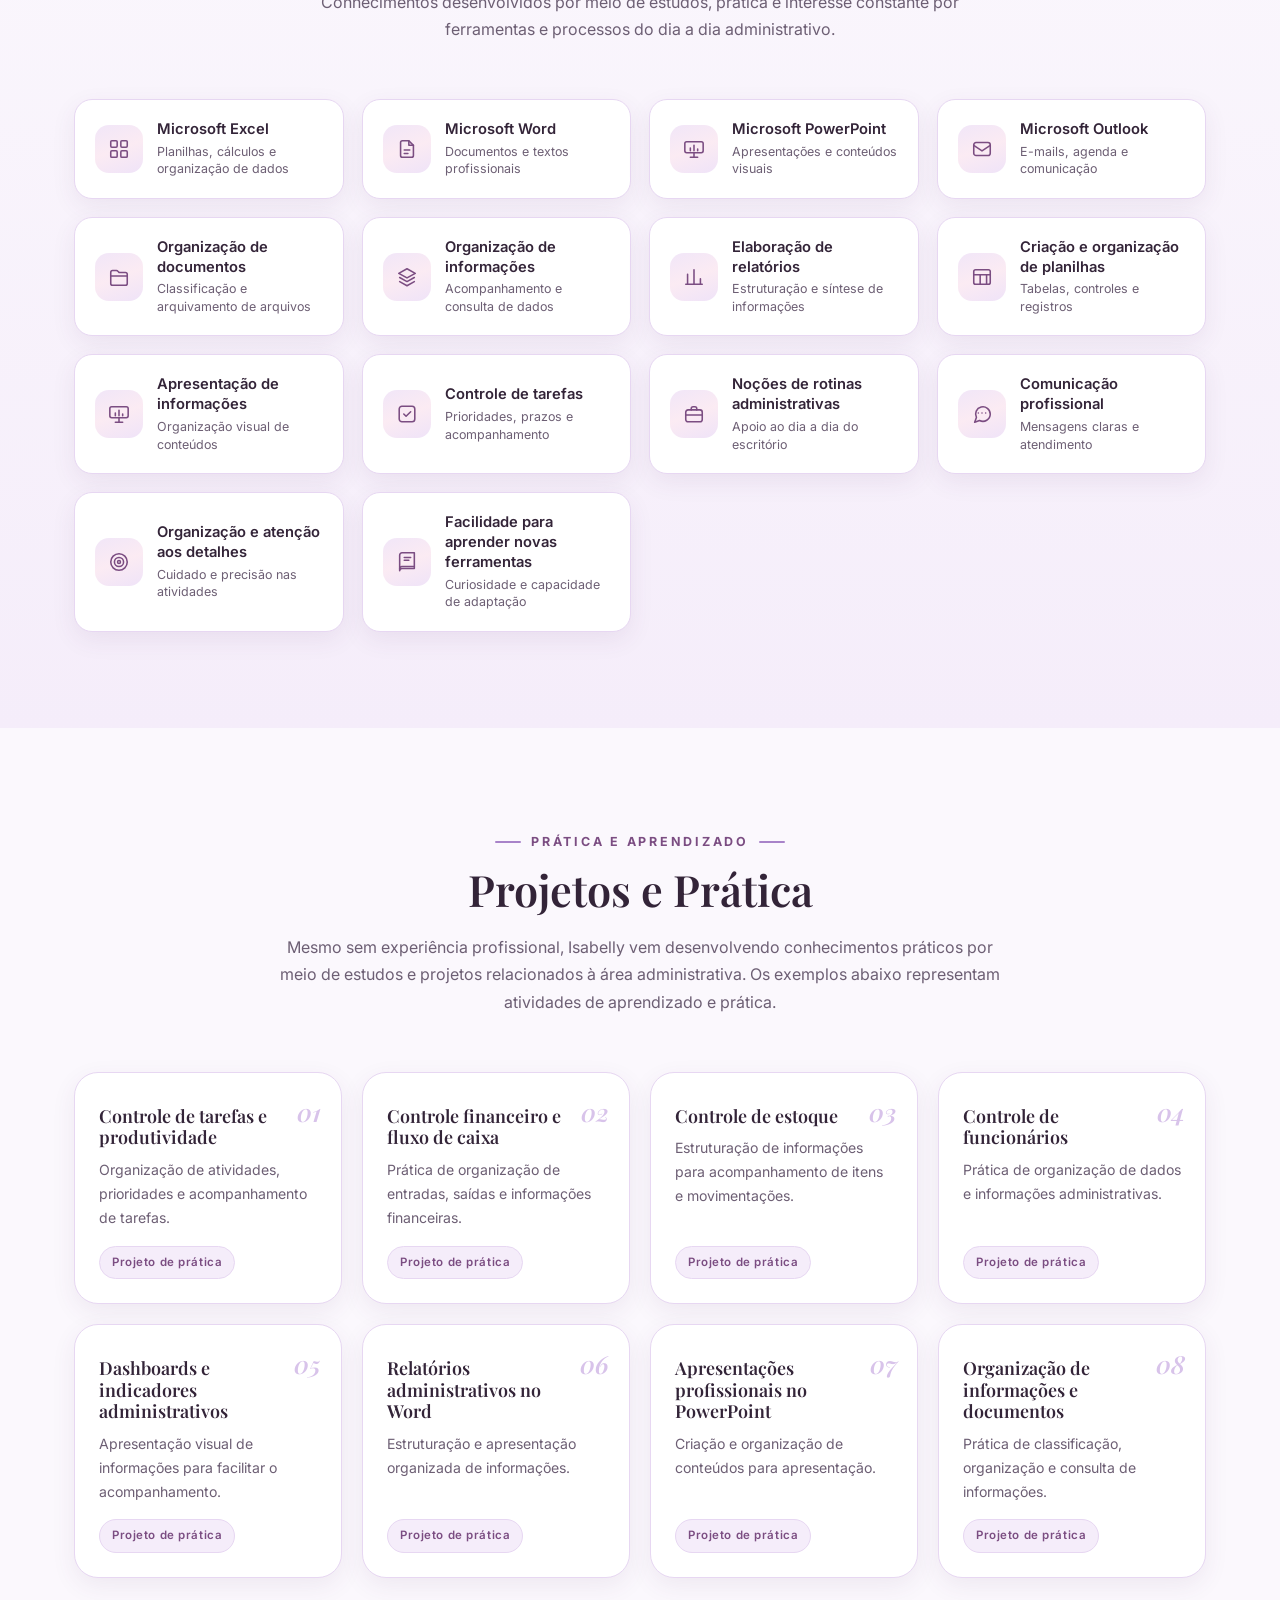
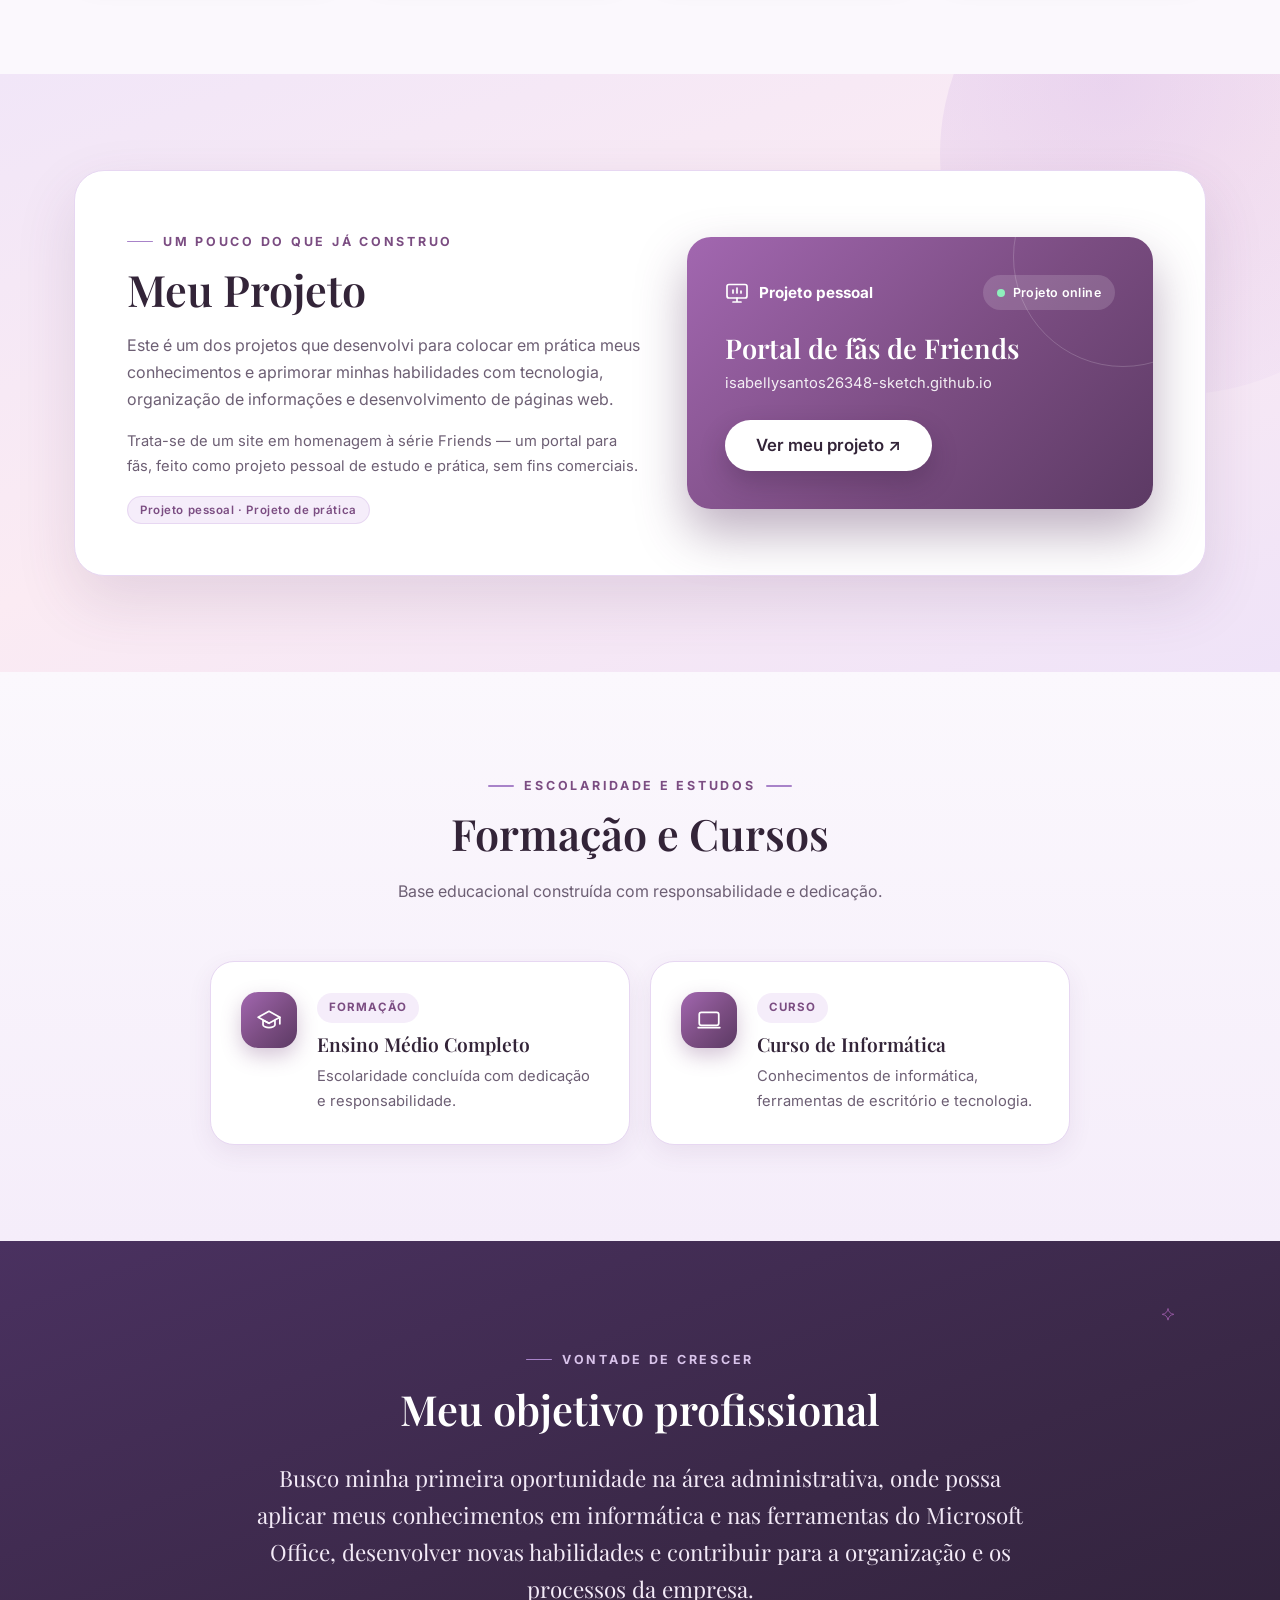
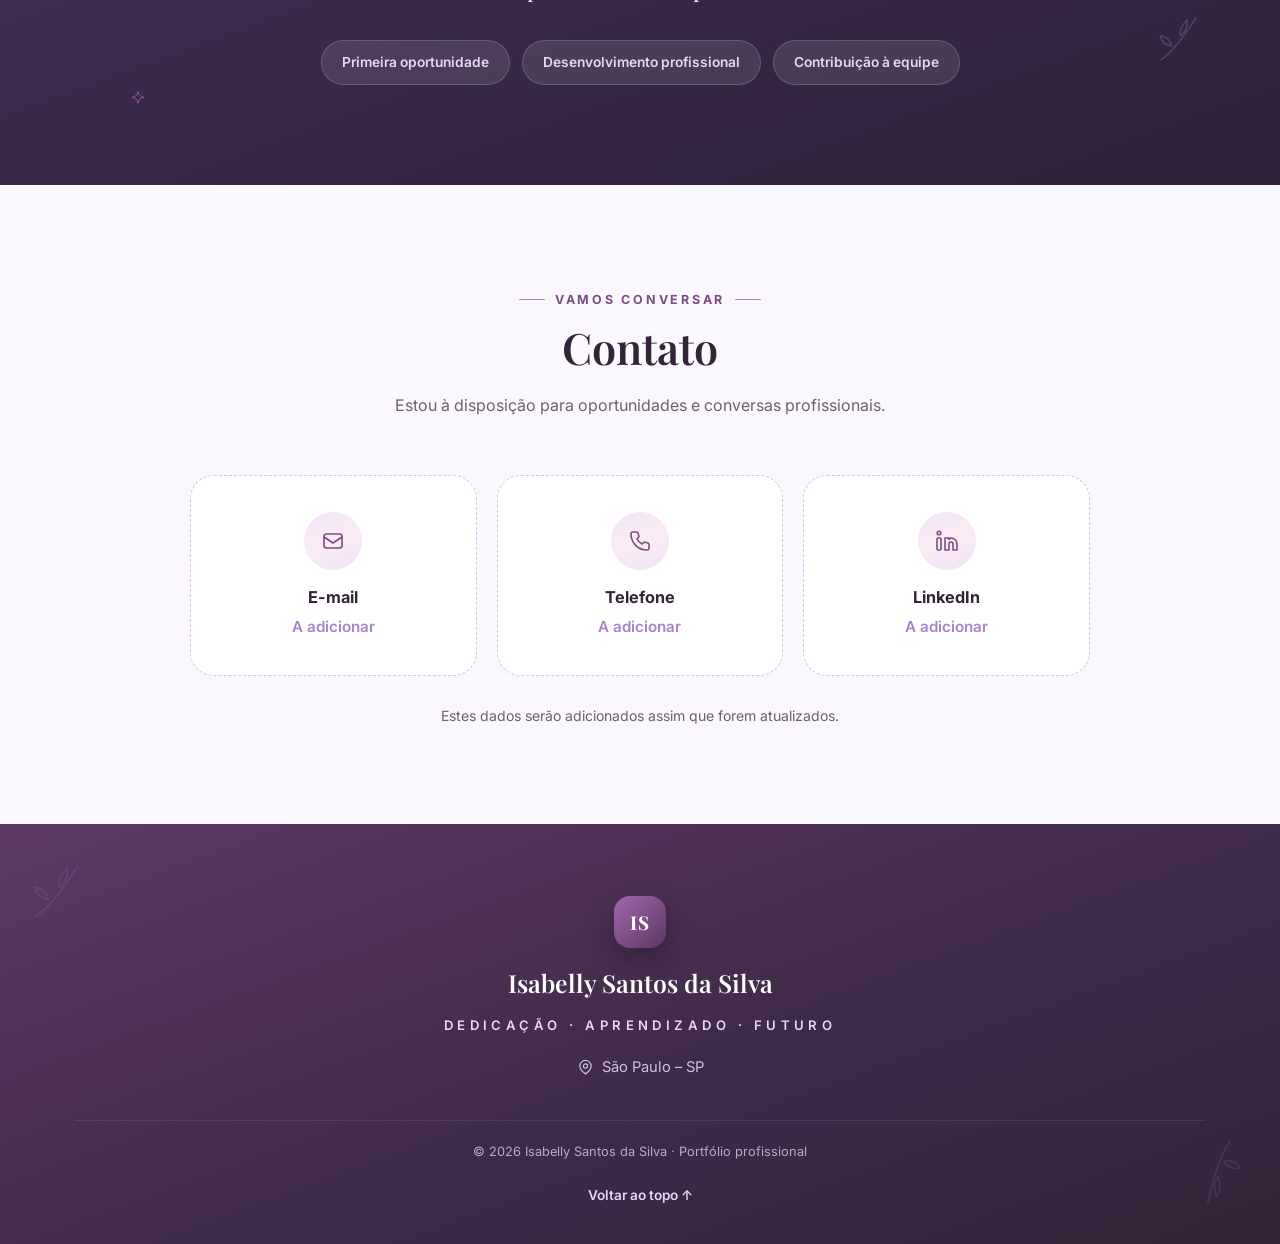
<file: portfolio/index.html>
<!DOCTYPE html>
<html lang="pt-BR" class="no-js">

<head>
  <meta charset="UTF-8">
  <meta name="viewport" content="width=device-width, initial-scale=1.0">

  <!-- SEO -->
  <title>Isabelly Santos da Silva | Portfólio Administrativo</title>
  <meta name="description"
    content="Portfólio profissional de Isabelly Santos da Silva, em busca da primeira oportunidade na área administrativa em São Paulo.">
  <meta name="keywords"
    content="Isabelly Santos da Silva, administrativo, assistente administrativo, Administrativo Geral, São Paulo, Excel, Word, PowerPoint, informática">
  <meta name="author" content="Isabelly Santos da Silva">
  <meta name="theme-color" content="#7B4D82">
  <link rel="canonical" href="https://isabellysantos26348-sketch.github.io/friend/index.html">

  <!-- Open Graph -->
  <meta property="og:title" content="Isabelly Santos da Silva | Portfólio Administrativo">
  <meta property="og:description"
    content="Conheça o perfil profissional, habilidades, projetos e formação de Isabelly Santos da Silva.">
  <meta property="og:type" content="website">
  <meta property="og:url" content="https://isabellysantos26348-sketch.github.io/friend/index.html">

  <!-- Dados estruturados -->
  <script type="application/ld+json">
  {
    "@context": "https://schema.org",
    "@type": "Person",
    "name": "Isabelly Santos da Silva",
    "jobTitle": "Candidata à primeira oportunidade na área administrativa",
    "description": "Em busca da primeira oportunidade na área administrativa, com conhecimentos em informática e nas ferramentas do Microsoft Office.",
    "address": {
      "@type": "PostalAddress",
      "addressLocality": "SP",
      "addressRegion": "SP",
      "addressCountry": "BR"
    },
    "knowsAbout": [
      "Microsoft Excel",
      "Microsoft Word",
      "Microsoft PowerPoint",
      "Microsoft Outlook",
      "Organização de documentos",
      "Informática"
    ]
  }
  </script>

  <!-- Favicon -->
  <link rel="icon" type="image/svg+xml" href="favicon.svg">

  <!-- Fontes -->
  <link rel="preconnect" href="https://fonts.googleapis.com">
  <link rel="preconnect" href="https://fonts.gstatic.com" crossorigin>
  <link
    href="https://fonts.googleapis.com/css2?family=Inter:wght@400;500;600;700&family=Playfair+Display:ital,wght@0,500;0,600;0,700;1,500&display=swap"
    rel="stylesheet">

  <!-- Estilos -->
  <link rel="stylesheet" href="style.css">

  <script>document.documentElement.classList.replace('no-js', 'js');</script>
</head>

<body>
  <a class="skip-link" href="#inicio">Pular para o conteúdo</a>

  <!-- Conjunto de ícones (SVG sprite) -->
  <svg xmlns="http://www.w3.org/2000/svg" style="display:none" aria-hidden="true">
    <symbol id="i-grid" viewBox="0 0 24 24">
      <rect x="3" y="3" width="7" height="7" rx="1.2"/><rect x="14" y="3" width="7" height="7" rx="1.2"/>
      <rect x="3" y="14" width="7" height="7" rx="1.2"/><rect x="14" y="14" width="7" height="7" rx="1.2"/>
    </symbol>
    <symbol id="i-doc" viewBox="0 0 24 24">
      <path d="M7 3h7l5 5v11a2 2 0 0 1-2 2H7a2 2 0 0 1-2-2V5a2 2 0 0 1 2-2z"/><path d="M14 3v5h5"/>
      <path d="M9 13h6M9 17h4"/>
    </symbol>
    <symbol id="i-screen" viewBox="0 0 24 24">
      <rect x="2" y="4" width="20" height="12" rx="2"/><path d="M8 21h8M12 16v5"/><path d="M8 14v-3M12 14V8M16 14v-2"/>
    </symbol>
    <symbol id="i-mail" viewBox="0 0 24 24">
      <rect x="3" y="5" width="18" height="14" rx="2.5"/><path d="m3 8 9 6 9-6"/>
    </symbol>
    <symbol id="i-folder" viewBox="0 0 24 24">
      <path d="M3 7a2 2 0 0 1 2-2h4.2a2 2 0 0 1 1.6.8L12 7h7a2 2 0 0 1 2 2v10a2 2 0 0 1-2 2H5a2 2 0 0 1-2-2V7z"/><path d="M3 11h18"/>
    </symbol>
    <symbol id="i-layers" viewBox="0 0 24 24">
      <path d="m12 3 9 5-9 5-9-5 9-5z"/><path d="m4 12.5 8 4.5 8-4.5"/><path d="m4 17 8 4.5 8-4.5"/>
    </symbol>
    <symbol id="i-bars" viewBox="0 0 24 24">
      <path d="M5 20V9M12 20V4M19 20v-6"/><path d="M3 20h18"/>
    </symbol>
    <symbol id="i-check" viewBox="0 0 24 24">
      <rect x="3.5" y="3.5" width="17" height="17" rx="3"/><path d="m8.5 12 2.5 2.5 5-5"/>
    </symbol>
    <symbol id="i-brief" viewBox="0 0 24 24">
      <rect x="3" y="7.5" width="18" height="13" rx="2.5"/><path d="M9 7.5V6a2 2 0 0 1 2-2h2a2 2 0 0 1 2 2v1.5"/><path d="M3 13h18"/>
    </symbol>
    <symbol id="i-chat" viewBox="0 0 24 24">
      <path d="M21 12a8 8 0 0 1-11.7 7.1L4 21l1.9-5.2A8 8 0 1 1 21 12z"/><path d="M8 11h.01M12 11h.01M16 11h.01"/>
    </symbol>
    <symbol id="i-target" viewBox="0 0 24 24">
      <circle cx="12" cy="12" r="9"/><circle cx="12" cy="12" r="5"/><circle cx="12" cy="12" r="1.6"/>
    </symbol>
    <symbol id="i-book" viewBox="0 0 24 24">
      <path d="M4 4.5A2.5 2.5 0 0 1 6.5 2H20v17H6.5A2.5 2.5 0 0 0 4 21.5v-17z"/><path d="M4 19.5A2.5 2.5 0 0 1 6.5 17H20"/><path d="M9 7h7M9 10h5"/>
    </symbol>
    <symbol id="i-table" viewBox="0 0 24 24">
      <rect x="3" y="4" width="18" height="16" rx="2"/><path d="M3 9.5h18M10 9.5V20M17 9.5V20"/>
    </symbol>
    <symbol id="i-pin" viewBox="0 0 24 24">
      <path d="M20 10c0 6-8 11-8 11S4 16 4 10a8 8 0 0 1 16 0z"/><circle cx="12" cy="10" r="3"/>
    </symbol>
    <symbol id="i-ext" viewBox="0 0 24 24">
      <path d="M7 17 17 7"/><path d="M9 7h8v8"/>
    </symbol>
    <symbol id="i-monitor" viewBox="0 0 24 24">
      <rect x="2" y="3.5" width="20" height="13.5" rx="2"/><path d="M12 17v4M8 21h8"/><path d="M8 12V9M12 12V7M16 12v-2"/>
    </symbol>
    <symbol id="i-phone" viewBox="0 0 24 24">
      <path d="M5 3h3.5a1.5 1.5 0 0 1 1.4 1l.9 2.8a1.5 1.5 0 0 1-.4 1.6L9 10a12 12 0 0 0 5 5l1.6-1.4a1.5 1.5 0 0 1 1.6-.4l2.8.9a1.5 1.5 0 0 1 1 1.4V19a2 2 0 0 1-2 2A16 16 0 0 1 3 5a2 2 0 0 1 2-2z"/>
    </symbol>
    <symbol id="i-linkedin" viewBox="0 0 24 24">
      <path d="M16 9a6 6 0 0 1 6 6v6h-4v-6a2 2 0 0 0-4 0v6h-4V9h4v1.5A6 6 0 0 1 16 9z"/>
      <rect x="2" y="9" width="4" height="12" rx="1"/><circle cx="4" cy="4" r="1.8"/>
    </symbol>
    <symbol id="i-grad" viewBox="0 0 24 24">
      <path d="m22 9.5-10-5.5-10 5.5 10 5.5 10-5.5z"/><path d="M6.5 12.5v4.2c0 1.1 2.5 2.3 5.5 2.3s5.5-1.2 5.5-2.3v-4.2"/><path d="M22 9.5v6"/><path d="M12 15 7 12.5"/>
    </symbol>
    <symbol id="i-laptop" viewBox="0 0 24 24">
      <rect x="3" y="5" width="18" height="12" rx="2"/><path d="M2 19h20"/>
    </symbol>
    <symbol id="i-spark" viewBox="0 0 24 24">
      <path d="M12 3c.7 4.3 2.7 6.3 7 7-4.3.7-6.3 2.7-7 7-.7-4.3-2.7-6.3-7-7 4.3-.7 6.3-2.7 7-7z"/>
    </symbol>
    <symbol id="i-leaf" viewBox="0 0 48 48">
      <path d="M10 44C22 36 31 22 42 6"/><path d="M20 31c-5-.5-9-3.5-10-9 5 .5 9 4 10 9z"/><path d="M28 22c-.5-5 1-10 6-14 .5 5-1 10-6 14z"/>
    </symbol>
  </svg>

  <header class="site-header">
    <div class="navbar">
      <a class="brand" href="#inicio" aria-label="Isabelly Santos da Silva – voltar ao início">
        <span class="brand-mark" aria-hidden="true">IS</span>
        <span class="brand-text">
          <strong>Isabelly Santos</strong>
          <em>da Silva</em>
        </span>
      </a>

      <button class="nav-toggle" type="button" aria-label="Abrir menu" aria-expanded="false" aria-controls="menu-principal">
        <span></span>
        <span></span>
        <span></span>
      </button>

      <ul class="nav" id="menu-principal">
        <li><a class="nav-link" href="#inicio">Início</a></li>
        <li><a class="nav-link" href="#sobre">Sobre mim</a></li>
        <li><a class="nav-link" href="#habilidades">Habilidades</a></li>
        <li><a class="nav-link" href="#projetos">Projetos</a></li>
        <li><a class="nav-link" href="#formacao">Formação</a></li>
        <li><a class="nav-link" href="#objetivo">Objetivo profissional</a></li>
        <li><a class="nav-link" href="#contato">Contato</a></li>
      </ul>
    </div>
  </header>

  <main>
    <!-- ============ HERO / INÍCIO ============ -->
    <section class="hero" id="inicio" aria-label="Início">
      <div class="hero-blob hero-blob--one" aria-hidden="true"></div>
      <div class="hero-blob hero-blob--two" aria-hidden="true"></div>

      <div class="container hero-grid">
        <div class="hero-content">
          <p class="hero-eyebrow" data-reveal>Portfólio profissional</p>
          <h1 data-reveal>
            <span class="hero-first">Isabelly Santos</span><br>
            <span class="hero-name">da Silva</span>
          </h1>
          <p class="hero-tagline" data-reveal>Em busca de uma oportunidade na área administrativa</p>
          <p class="hero-intro" data-reveal>
            "Em início de carreira, desenvolvendo conhecimentos em informática, ferramentas do
            Microsoft Office e organização administrativa."
          </p>
          <p class="hero-loc" data-reveal>
            <svg class="icon"><use href="#i-pin"/></svg>
            <span>São Paulo – SP</span>
          </p>
          <div class="hero-actions" data-reveal>
            <a class="btn btn-primary" href="#sobre">Conheça meu perfil</a>
            <a class="btn btn-outline" href="#projetos">Ver meus projetos</a>
          </div>
        </div>

        <div class="hero-media" data-reveal aria-hidden="true">
          <div class="hero-orbit">
            <span class="orbit-ring ring-a"></span>
            <span class="orbit-ring ring-b"></span>
            <div class="monogram" role="img" aria-label="Monograma IS de Isabelly Santos da Silva">
              <span>IS</span>
            </div>
            <svg class="spark spark-a"><use href="#i-spark"/></svg>
            <svg class="spark spark-b"><use href="#i-spark"/></svg>
            <svg class="leaf leaf-a"><use href="#i-leaf"/></svg>
            <svg class="leaf leaf-b"><use href="#i-leaf"/></svg>
            <span class="hero-chip hero-chip--one">
              <svg class="icon"><use href="#i-grid"/></svg>
              Microsoft Office
            </span>
            <span class="hero-chip hero-chip--two">
              <svg class="icon"><use href="#i-folder"/></svg>
              Organização
            </span>
          </div>
        </div>
      </div>
    </section>

    <!-- ============ SOBRE MIM ============ -->
    <section class="section" id="sobre" aria-labelledby="titulo-sobre">
      <div class="container">
        <div class="about-grid">
          <div class="about-text" data-reveal>
            <p class="eyebrow">Quem sou</p>
            <h2 class="section-title" id="titulo-sobre">Sobre mim</h2>
            <p>
              Sou uma pessoa organizada, responsável e comprometida, com grande interesse pela área
              administrativa. Tenho vontade de aprender, gosto de tecnologia e de ferramentas de
              escritório e busco constantemente meu desenvolvimento profissional.
            </p>
            <p>
              Acredito que posso contribuir com a equipe por meio da dedicação, atenção aos detalhes,
              organização das informações e disposição para aprender novas ferramentas e processos.
            </p>
          </div>

          <aside class="about-card" data-reveal aria-label="Resumo do perfil">
            <span class="about-card-title">Em poucas palavras</span>
            <ul class="about-list">
              <li>Organização e responsabilidade</li>
              <li>Atenção aos detalhes</li>
              <li>Interesse por tecnologia</li>
              <li>Vontade constante de aprender</li>
              <li>Comunicação profissional</li>
            </ul>
            <p class="about-note">Início de carreira na área administrativa, pronta para o primeiro desafio.</p>
          </aside>
        </div>
      </div>
    </section>

    <!-- ============ HABILIDADES ============ -->
    <section class="section section--soft" id="habilidades" aria-labelledby="titulo-habilidades">
      <div class="container">
        <div class="section-head center" data-reveal>
          <p class="eyebrow eyebrow--center">Conhecimentos</p>
          <h2 class="section-title" id="titulo-habilidades">Habilidades e conhecimentos</h2>
          <p class="section-sub">
            Conhecimentos desenvolvidos por meio de estudos, prática e interesse constante por
            ferramentas e processos do dia a dia administrativo.
          </p>
        </div>

        <div class="skills-grid">
          <article class="skill-card" data-reveal>
            <span class="skill-icon"><svg class="icon"><use href="#i-grid"/></svg></span>
            <div class="skill-text"><b>Microsoft Excel</b><span>Planilhas, cálculos e organização de dados</span></div>
          </article>

          <article class="skill-card" data-reveal>
            <span class="skill-icon"><svg class="icon"><use href="#i-doc"/></svg></span>
            <div class="skill-text"><b>Microsoft Word</b><span>Documentos e textos profissionais</span></div>
          </article>

          <article class="skill-card" data-reveal>
            <span class="skill-icon"><svg class="icon"><use href="#i-screen"/></svg></span>
            <div class="skill-text"><b>Microsoft PowerPoint</b><span>Apresentações e conteúdos visuais</span></div>
          </article>

          <article class="skill-card" data-reveal>
            <span class="skill-icon"><svg class="icon"><use href="#i-mail"/></svg></span>
            <div class="skill-text"><b>Microsoft Outlook</b><span>E-mails, agenda e comunicação</span></div>
          </article>

          <article class="skill-card" data-reveal>
            <span class="skill-icon"><svg class="icon"><use href="#i-folder"/></svg></span>
            <div class="skill-text"><b>Organização de documentos</b><span>Classificação e arquivamento de arquivos</span></div>
          </article>

          <article class="skill-card" data-reveal>
            <span class="skill-icon"><svg class="icon"><use href="#i-layers"/></svg></span>
            <div class="skill-text"><b>Organização de informações</b><span>Acompanhamento e consulta de dados</span></div>
          </article>

          <article class="skill-card" data-reveal>
            <span class="skill-icon"><svg class="icon"><use href="#i-bars"/></svg></span>
            <div class="skill-text"><b>Elaboração de relatórios</b><span>Estruturação e síntese de informações</span></div>
          </article>

          <article class="skill-card" data-reveal>
            <span class="skill-icon"><svg class="icon"><use href="#i-table"/></svg></span>
            <div class="skill-text"><b>Criação e organização de planilhas</b><span>Tabelas, controles e registros</span></div>
          </article>

          <article class="skill-card" data-reveal>
            <span class="skill-icon"><svg class="icon"><use href="#i-screen"/></svg></span>
            <div class="skill-text"><b>Apresentação de informações</b><span>Organização visual de conteúdos</span></div>
          </article>

          <article class="skill-card" data-reveal>
            <span class="skill-icon"><svg class="icon"><use href="#i-check"/></svg></span>
            <div class="skill-text"><b>Controle de tarefas</b><span>Prioridades, prazos e acompanhamento</span></div>
          </article>

          <article class="skill-card" data-reveal>
            <span class="skill-icon"><svg class="icon"><use href="#i-brief"/></svg></span>
            <div class="skill-text"><b>Noções de rotinas administrativas</b><span>Apoio ao dia a dia do escritório</span></div>
          </article>

          <article class="skill-card" data-reveal>
            <span class="skill-icon"><svg class="icon"><use href="#i-chat"/></svg></span>
            <div class="skill-text"><b>Comunicação profissional</b><span>Mensagens claras e atendimento</span></div>
          </article>

          <article class="skill-card" data-reveal>
            <span class="skill-icon"><svg class="icon"><use href="#i-target"/></svg></span>
            <div class="skill-text"><b>Organização e atenção aos detalhes</b><span>Cuidado e precisão nas atividades</span></div>
          </article>

          <article class="skill-card" data-reveal>
            <span class="skill-icon"><svg class="icon"><use href="#i-book"/></svg></span>
            <div class="skill-text"><b>Facilidade para aprender novas ferramentas</b><span>Curiosidade e capacidade de adaptação</span></div>
          </article>
        </div>
      </div>
    </section>

    <!-- ============ PROJETOS E PRÁTICA ============ -->
    <section class="section" id="projetos" aria-labelledby="titulo-projetos">
      <div class="container">
        <div class="section-head center" data-reveal>
          <p class="eyebrow eyebrow--center">Prática e aprendizado</p>
          <h2 class="section-title" id="titulo-projetos">Projetos e Prática</h2>
          <p class="section-sub">
            Mesmo sem experiência profissional, Isabelly vem desenvolvendo conhecimentos práticos por
            meio de estudos e projetos relacionados à área administrativa. Os exemplos abaixo
            representam atividades de aprendizado e prática.
          </p>
        </div>

        <div class="projects-grid">
          <article class="project-card" data-reveal>
            <span class="project-number" aria-hidden="true">01</span>
            <h3>Controle de tarefas e produtividade</h3>
            <p>Organização de atividades, prioridades e acompanhamento de tarefas.</p>
            <span class="project-tag">Projeto de prática</span>
          </article>

          <article class="project-card" data-reveal>
            <span class="project-number" aria-hidden="true">02</span>
            <h3>Controle financeiro e fluxo de caixa</h3>
            <p>Prática de organização de entradas, saídas e informações financeiras.</p>
            <span class="project-tag">Projeto de prática</span>
          </article>

          <article class="project-card" data-reveal>
            <span class="project-number" aria-hidden="true">03</span>
            <h3>Controle de estoque</h3>
            <p>Estruturação de informações para acompanhamento de itens e movimentações.</p>
            <span class="project-tag">Projeto de prática</span>
          </article>

          <article class="project-card" data-reveal>
            <span class="project-number" aria-hidden="true">04</span>
            <h3>Controle de funcionários</h3>
            <p>Prática de organização de dados e informações administrativas.</p>
            <span class="project-tag">Projeto de prática</span>
          </article>

          <article class="project-card" data-reveal>
            <span class="project-number" aria-hidden="true">05</span>
            <h3>Dashboards e indicadores administrativos</h3>
            <p>Apresentação visual de informações para facilitar o acompanhamento.</p>
            <span class="project-tag">Projeto de prática</span>
          </article>

          <article class="project-card" data-reveal>
            <span class="project-number" aria-hidden="true">06</span>
            <h3>Relatórios administrativos no Word</h3>
            <p>Estruturação e apresentação organizada de informações.</p>
            <span class="project-tag">Projeto de prática</span>
          </article>

          <article class="project-card" data-reveal>
            <span class="project-number" aria-hidden="true">07</span>
            <h3>Apresentações profissionais no PowerPoint</h3>
            <p>Criação e organização de conteúdos para apresentação.</p>
            <span class="project-tag">Projeto de prática</span>
          </article>

          <article class="project-card" data-reveal>
            <span class="project-number" aria-hidden="true">08</span>
            <h3>Organização de informações e documentos</h3>
            <p>Prática de classificação, organização e consulta de informações.</p>
            <span class="project-tag">Projeto de prática</span>
          </article>
        </div>
      </div>
    </section>

    <!-- ============ MEU PROJETO ============ -->
    <section class="project-featured" id="meu-projeto" aria-labelledby="titulo-meu-projeto">
      <div class="hero-blob hero-blob--one" aria-hidden="true"></div>
      <div class="container">
        <div class="featured-card" data-reveal>
          <div class="featured-info">
            <p class="eyebrow">Um pouco do que já construo</p>
            <h2 class="section-title" id="titulo-meu-projeto">Meu Projeto</h2>
            <p>
              Este é um dos projetos que desenvolvi para colocar em prática meus conhecimentos e
              aprimorar minhas habilidades com tecnologia, organização de informações e
              desenvolvimento de páginas web.
            </p>
            <p class="featured-note">
              Trata-se de um site em homenagem à série Friends — um portal para fãs, feito como
              projeto pessoal de estudo e prática, sem fins comerciais.
            </p>
            <span class="project-tag project-tag--feat">Projeto pessoal · Projeto de prática</span>
          </div>

          <div class="proj-box">
            <div class="proj-box-head">
              <span class="proj-heading">
                <svg class="icon"><use href="#i-monitor"/></svg>
                <span>Projeto pessoal</span>
              </span>
              <span class="proj-status"><span class="status-dot"></span>Projeto online</span>
            </div>

            <h3 class="proj-title">Portal de fãs de Friends</h3>
            <p class="proj-url">isabellysantos26348-sketch.github.io</p>

            <a
              href="https://isabellysantos26348-sketch.github.io"
              target="_blank"
              rel="noopener noreferrer"
              class="btn btn-light proj-btn">
              Ver meu projeto ↗
            </a>
          </div>
        </div>
      </div>
    </section>

    <!-- ============ FORMAÇÃO ============ -->
    <section class="section section--soft" id="formacao" aria-labelledby="titulo-formacao">
      <div class="container">
        <div class="section-head center" data-reveal>
          <p class="eyebrow eyebrow--center">Escolaridade e estudos</p>
          <h2 class="section-title" id="titulo-formacao">Formação e Cursos</h2>
          <p class="section-sub">Base educacional construída com responsabilidade e dedicação.</p>
        </div>

        <div class="formation-grid">
          <article class="formation-card" data-reveal>
            <span class="formation-icon"><svg class="icon"><use href="#i-grad"/></svg></span>
            <div>
              <span class="formation-tag">Formação</span>
              <h3>Ensino Médio Completo</h3>
              <p>Escolaridade concluída com dedicação e responsabilidade.</p>
            </div>
          </article>

          <article class="formation-card" data-reveal>
            <span class="formation-icon"><svg class="icon"><use href="#i-laptop"/></svg></span>
            <div>
              <span class="formation-tag">Curso</span>
              <h3>Curso de Informática</h3>
              <p>Conhecimentos de informática, ferramentas de escritório e tecnologia.</p>
            </div>
          </article>
        </div>
      </div>
    </section>

    <!-- ============ OBJETIVO PROFISSIONAL ============ -->
    <section class="objetivo" id="objetivo" aria-labelledby="titulo-objetivo">
      <svg class="spark spark-c" aria-hidden="true"><use href="#i-spark"/></svg>
      <svg class="spark spark-d" aria-hidden="true"><use href="#i-spark"/></svg>
      <svg class="leaf leaf-c" aria-hidden="true"><use href="#i-leaf"/></svg>

      <div class="container">
        <div class="objetivo-inner" data-reveal>
          <p class="eyebrow eyebrow--light">Vontade de crescer</p>
          <h2 class="objetivo-title" id="titulo-objetivo">Meu objetivo profissional</h2>
          <p class="objetivo-text">
            Busco minha primeira oportunidade na área administrativa, onde possa aplicar meus
            conhecimentos em informática e nas ferramentas do Microsoft Office, desenvolver novas
            habilidades e contribuir para a organização e os processos da empresa.
          </p>
          <div class="objetivo-chips">
            <span>Primeira oportunidade</span>
            <span>Desenvolvimento profissional</span>
            <span>Contribuição à equipe</span>
          </div>
        </div>
      </div>
    </section>

    <!-- ============ CONTATO ============ -->
    <section class="section" id="contato" aria-labelledby="titulo-contato">
      <div class="container">
        <div class="section-head center" data-reveal>
          <p class="eyebrow eyebrow--center">Vamos conversar</p>
          <h2 class="section-title" id="titulo-contato">Contato</h2>
          <p class="section-sub">Estou à disposição para oportunidades e conversas profissionais.</p>
        </div>

        <div class="contact-grid">
          <article class="contact-card" data-reveal>
            <span class="contact-icon"><svg class="icon"><use href="#i-mail"/></svg></span>
            <h3>E-mail</h3>
            <p class="contact-placeholder">A adicionar</p>
          </article>

          <article class="contact-card" data-reveal>
            <span class="contact-icon"><svg class="icon"><use href="#i-phone"/></svg></span>
            <h3>Telefone</h3>
            <p class="contact-placeholder">A adicionar</p>
          </article>

          <article class="contact-card" data-reveal>
            <span class="contact-icon"><svg class="icon"><use href="#i-linkedin"/></svg></span>
            <h3>LinkedIn</h3>
            <p class="contact-placeholder">A adicionar</p>
          </article>
        </div>

        <p class="contact-note" data-reveal>Estes dados serão adicionados assim que forem atualizados.</p>
      </div>
    </section>
  </main>

  <!-- ============ RODAPÉ ============ -->
  <footer class="site-footer">
    <svg class="leaf leaf-f" aria-hidden="true"><use href="#i-leaf"/></svg>
    <svg class="leaf leaf-g" aria-hidden="true"><use href="#i-leaf"/></svg>

    <div class="container footer-inner">
      <span class="brand-mark brand-mark--footer" aria-hidden="true">IS</span>
      <p class="footer-name">Isabelly Santos da Silva</p>
      <p class="footer-tagline">Dedicação · Aprendizado · Futuro</p>
      <p class="footer-city">
        <svg class="icon"><use href="#i-pin"/></svg>
        São Paulo – SP
      </p>
      <p class="footer-copy">
        © <span data-year>2026</span> Isabelly Santos da Silva · Portfólio profissional
      </p>
      <a class="footer-top" href="#inicio">Voltar ao topo ↑</a>
    </div>
  </footer>

  <script src="script.js" defer></script>
</body>

</html>
</file>
<file: portfolio/style.css>
/* ============================================================
   Portfólio — Isabelly Santos da Silva
   Tema: feminino, elegante e profissional
   ============================================================ */

/* ---------- Variáveis de tema ---------- */
:root {
  --lilac-50: #FBF8FD;
  --lilac-100: #F5EDFA;
  --lilac-200: #E7D7F2;
  --lilac-300: #D8C3EA;
  --lavender: #A883C9;
  --purple: #7B4D82;
  --purple-600: #9357A0;
  --purple-dark: #5C3A64;
  --purple-deep: #332438;
  --pink-soft: #FBE9F1;
  --ink: #3A2B40;
  --muted: #6D5F74;
  --white: #FFFFFF;

  --gradient-brand: linear-gradient(135deg, #A267B0 0%, #7B4D82 55%, #5C3A64 100%);
  --gradient-soft: linear-gradient(160deg, #F1E6F8 0%, #FBEBF3 50%, #EFE3F8 100%);
  --shadow-soft: 0 8px 24px rgba(90, 55, 105, 0.08);
  --shadow-lift: 0 18px 40px rgba(90, 55, 105, 0.14);
  --radius-md: 18px;
  --radius-lg: 24px;
  --font-serif: 'Playfair Display', Georgia, serif;
  --font-sans: 'Inter', Arial, sans-serif;
}

/* ---------- Reset e base ---------- */
*,
*::before,
*::after {
  box-sizing: border-box;
}

html {
  scroll-behavior: smooth;
  scroll-padding-top: 92px;
}

body {
  margin: 0;
  font-family: var(--font-sans);
  font-size: 1rem;
  line-height: 1.7;
  color: var(--ink);
  background: var(--lilac-50);
  -webkit-font-smoothing: antialiased;
}

img,
svg {
  max-width: 100%;
  height: auto;
  display: block;
}

a {
  color: inherit;
  text-decoration: none;
}

h1, h2, h3 {
  font-family: var(--font-serif);
  line-height: 1.2;
  color: var(--purple-deep);
  margin: 0;
}

p {
  margin: 0 0 1rem;
}

ul {
  margin: 0;
  padding: 0;
  list-style: none;
}

::selection {
  background: var(--lilac-300);
  color: var(--purple-deep);
}

:focus-visible {
  outline: 3px solid var(--purple-600);
  outline-offset: 3px;
  border-radius: 6px;
}

/* ---------- Container e utilitários ---------- */
.container {
  max-width: 1180px;
  margin-inline: auto;
  padding-inline: 24px;
}

.section {
  padding: 96px 0;
}

.section--soft {
  background: linear-gradient(180deg, var(--lilac-50) 0%, var(--lilac-100) 100%);
}

.section-head {
  max-width: 720px;
  margin-bottom: 56px;
}

.section-head.center {
  text-align: center;
  margin-inline: auto;
}

.section-title {
  font-size: clamp(2rem, 4vw, 2.7rem);
  font-weight: 600;
  margin-top: 12px;
}

.section-sub {
  color: var(--muted);
  margin-top: 18px;
}

.eyebrow {
  display: inline-flex;
  align-items: center;
  gap: 10px;
  font-size: 0.78rem;
  font-weight: 700;
  letter-spacing: 0.22em;
  text-transform: uppercase;
  color: var(--purple);
  margin: 0;
}

.eyebrow::before {
  content: "";
  width: 26px;
  height: 1.5px;
  border-radius: 2px;
  background: var(--lavender);
}

.eyebrow--center {
  justify-content: center;
}

.eyebrow--center::after {
  content: "";
  width: 26px;
  height: 1.5px;
  border-radius: 2px;
  background: var(--lavender);
}

.eyebrow--light {
  color: var(--lilac-300);
}

/* ---------- Ícones ---------- */
.icon {
  width: 22px;
  height: 22px;
  stroke: currentColor;
  stroke-width: 1.7;
  fill: none;
  stroke-linecap: round;
  stroke-linejoin: round;
  flex-shrink: 0;
}

/* ---------- Acessibilidade: link de salto e foco ---------- */
.skip-link {
  position: absolute;
  left: 16px;
  top: -60px;
  z-index: 200;
  background: var(--purple-dark);
  color: #fff;
  padding: 12px 20px;
  border-radius: 10px;
  font-weight: 600;
  transition: top 0.2s;
}

.skip-link:focus-visible {
  top: 12px;
}

/* ---------- Cabeçalho e navegação ---------- */
.site-header {
  position: sticky;
  top: 0;
  z-index: 100;
  background: rgba(253, 251, 254, 0.86);
  -webkit-backdrop-filter: blur(14px);
  backdrop-filter: blur(14px);
  border-bottom: 1px solid rgba(184, 150, 214, 0.18);
  transition: box-shadow 0.3s;
}

.site-header.scrolled {
  box-shadow: 0 10px 30px rgba(74, 45, 86, 0.08);
}

.navbar {
  display: flex;
  align-items: center;
  justify-content: space-between;
  gap: 20px;
  max-width: 1180px;
  margin-inline: auto;
  padding: 0 24px;
  height: 76px;
}

.brand {
  display: inline-flex;
  align-items: center;
  gap: 12px;
}

.brand-mark {
  width: 42px;
  height: 42px;
  border-radius: 13px;
  display: grid;
  place-items: center;
  background: var(--gradient-brand);
  color: #fff;
  font-family: var(--font-serif);
  font-weight: 700;
  font-size: 16px;
  letter-spacing: 1px;
  box-shadow: 0 6px 16px rgba(123, 77, 130, 0.35);
}

.brand-text {
  display: flex;
  flex-direction: column;
  line-height: 1.15;
}

.brand-text strong {
  font-size: 0.98rem;
  font-weight: 700;
  color: var(--purple-deep);
}

.brand-text em {
  font-style: normal;
  font-size: 0.8rem;
  color: var(--muted);
}

.nav {
  display: flex;
  align-items: center;
  gap: 2px;
}

.nav a {
  position: relative;
  display: block;
  padding: 10px 13px;
  font-size: 0.9rem;
  font-weight: 500;
  color: var(--muted);
  border-radius: 10px;
  transition: color 0.25s;
}

.nav a::after {
  content: "";
  position: absolute;
  left: 13px;
  right: 13px;
  bottom: 5px;
  height: 2px;
  border-radius: 2px;
  background: var(--purple);
  transform: scaleX(0);
  transform-origin: left;
  transition: transform 0.25s;
}

.nav a:hover {
  color: var(--purple-deep);
}

.nav a:hover::after {
  transform: scaleX(1);
}

.nav a.active {
  color: var(--purple);
  font-weight: 600;
}

.nav a.active::after {
  transform: scaleX(1);
}

/* Botão hamburger */
.nav-toggle {
  display: none;
  position: relative;
  width: 44px;
  height: 44px;
  border: 1px solid var(--lilac-200);
  border-radius: 12px;
  background: var(--white);
  cursor: pointer;
  padding: 0;
}

.nav-toggle span {
  position: absolute;
  left: 11px;
  right: 11px;
  height: 2px;
  border-radius: 2px;
  background: var(--purple-dark);
  transition: transform 0.25s, opacity 0.25s;
}

.nav-toggle span:nth-child(1) { top: 15px; }
.nav-toggle span:nth-child(2) { top: 21px; }
.nav-toggle span:nth-child(3) { top: 27px; }

.site-header.open .nav-toggle span:nth-child(1) { top: 21px; transform: rotate(45deg); }
.site-header.open .nav-toggle span:nth-child(2) { opacity: 0; }
.site-header.open .nav-toggle span:nth-child(3) { top: 21px; transform: rotate(-45deg); }

/* ---------- Botões ---------- */
.btn {
  display: inline-flex;
  align-items: center;
  justify-content: center;
  gap: 10px;
  padding: 14px 28px;
  border-radius: 999px;
  font-family: var(--font-sans);
  font-size: 0.98rem;
  font-weight: 600;
  line-height: 1;
  border: 1.5px solid transparent;
  cursor: pointer;
  white-space: nowrap;
  transition: transform 0.25s, box-shadow 0.25s, background-color 0.25s, color 0.25s;
}

.btn-primary {
  background: var(--gradient-brand);
  color: #fff;
  box-shadow: 0 10px 26px rgba(123, 77, 130, 0.3);
}

.btn-primary:hover {
  transform: translateY(-3px);
  box-shadow: 0 16px 34px rgba(123, 77, 130, 0.38);
}

.btn-outline {
  background: transparent;
  color: var(--purple-deep);
  border-color: #CDB2E2;
}

.btn-outline:hover {
  transform: translateY(-3px);
  background: rgba(123, 77, 130, 0.07);
}

.btn-light {
  background: #fff;
  color: var(--purple-deep);
  box-shadow: 0 12px 26px rgba(43, 25, 52, 0.25);
}

.btn-light:hover {
  transform: translateY(-3px);
  box-shadow: 0 16px 34px rgba(43, 25, 52, 0.32);
}

/* ---------- HERO ---------- */
.hero {
  position: relative;
  overflow: hidden;
  padding: 96px 0 120px;
  background: linear-gradient(180deg, #FAF4FD 0%, #F2E7FA 46%, #FBF8FD 100%);
}

.hero-blob {
  position: absolute;
  border-radius: 50%;
  pointer-events: none;
  z-index: 0;
}

.hero-blob--one {
  width: 480px;
  height: 480px;
  top: -160px;
  right: -140px;
  background: radial-gradient(circle at 35% 35%, rgba(196, 156, 224, 0.4), rgba(196, 156, 224, 0));
}

.hero-blob--two {
  width: 420px;
  height: 420px;
  bottom: -170px;
  left: -130px;
  background: radial-gradient(circle at 40% 40%, rgba(251, 220, 238, 0.55), rgba(251, 220, 238, 0));
}

.hero-grid {
  position: relative;
  z-index: 1;
  display: grid;
  grid-template-columns: 1.1fr 0.9fr;
  align-items: center;
  gap: 60px;
}

.hero-eyebrow {
  display: inline-flex;
  padding: 8px 16px;
  margin: 0 0 20px;
  font-size: 0.78rem;
  font-weight: 700;
  letter-spacing: 0.2em;
  text-transform: uppercase;
  color: var(--purple);
  background: rgba(255, 255, 255, 0.75);
  border: 1px solid var(--lilac-200);
  border-radius: 999px;
}

.hero h1 {
  font-size: clamp(2.6rem, 5.5vw, 4rem);
  font-weight: 700;
  line-height: 1.08;
}

.hero-first {
  color: var(--purple-deep);
}

.hero-name {
  background: linear-gradient(115deg, #7B4D82 10%, #B07CC0 90%);
  -webkit-background-clip: text;
  background-clip: text;
  color: transparent;
  font-style: italic;
}

.hero-tagline {
  margin: 18px 0 0;
  font-family: var(--font-serif);
  font-size: clamp(1.05rem, 2vw, 1.35rem);
  font-weight: 600;
  color: var(--purple);
}

.hero-intro {
  margin: 16px 0 0;
  color: var(--muted);
  max-width: 520px;
}

.hero-loc {
  display: inline-flex;
  align-items: center;
  gap: 8px;
  margin: 22px 0 0;
  color: var(--muted);
  font-size: 0.95rem;
  font-weight: 500;
}

.hero-loc .icon {
  width: 18px;
  height: 18px;
  color: var(--purple);
}

.hero-actions {
  display: flex;
  flex-wrap: wrap;
  gap: 14px;
  margin-top: 34px;
}

/* Mídia do hero: monograma */
.hero-media {
  display: grid;
  place-items: center;
  min-height: 430px;
}

.hero-orbit {
  position: relative;
  width: min(72vw, 400px);
  aspect-ratio: 1;
}

.orbit-ring {
  position: absolute;
  inset: 0;
  border-radius: 50%;
  border: 1px solid rgba(162, 119, 190, 0.28);
}

.orbit-ring.ring-b {
  inset: 9%;
  border-style: dashed;
  border-color: rgba(162, 119, 190, 0.22);
}

.monogram {
  position: absolute;
  inset: 24%;
  display: grid;
  place-items: center;
  border-radius: 36px;
  background: var(--gradient-brand);
  color: #fff;
  box-shadow: 0 28px 60px rgba(123, 77, 130, 0.42), inset 0 0 0 1px rgba(255, 255, 255, 0.18);
}

.monogram span {
  font-family: var(--font-serif);
  font-weight: 700;
  font-size: clamp(3rem, 6.5vw, 4.8rem);
  letter-spacing: 4px;
  padding-left: 4px;
}

.spark {
  position: absolute;
  width: 20px;
  height: 20px;
  stroke: var(--purple-600);
  stroke-width: 1.2;
  fill: none;
}

.spark-a { top: 6%; right: 14%; }
.spark-b { bottom: 12%; left: 6%; }
.spark-c { top: 12%; right: 8%; }
.spark-d { bottom: 14%; left: 10%; }

.leaf {
  position: absolute;
  width: 64px;
  height: 64px;
  stroke: var(--lavender);
  stroke-width: 1.3;
  fill: none;
  opacity: 0.6;
}

.leaf-a { top: -8px; left: -2px; transform: rotate(-14deg); }
.leaf-b { bottom: -6px; right: -4px; transform: rotate(155deg); }
.leaf-c { bottom: 22%; right: 6%; width: 54px; height: 54px; opacity: 0.3; }
.leaf-f { top: 34px; left: 22px; opacity: 0.16; }
.leaf-g { bottom: 40px; right: 26px; opacity: 0.16; transform: rotate(160deg); }

.hero-chip {
  position: absolute;
  display: inline-flex;
  align-items: center;
  gap: 9px;
  padding: 11px 18px;
  border-radius: 999px;
  background: rgba(255, 255, 255, 0.92);
  border: 1px solid var(--lilac-200);
  box-shadow: 0 12px 26px rgba(90, 55, 105, 0.14);
  font-size: 0.86rem;
  font-weight: 600;
  color: var(--purple-deep);
  animation: floaty 5s ease-in-out infinite;
}

.hero-chip .icon {
  width: 18px;
  height: 18px;
  color: var(--purple);
}

.hero-chip--one { top: 12%; left: -8%; animation-delay: 0.4s; }
.hero-chip--two { bottom: 18%; right: -6%; animation-delay: 1s; }

@keyframes floaty {
  50% { transform: translateY(-9px); }
}

/* ---------- SOBRE ---------- */
.about-grid {
  display: grid;
  grid-template-columns: 1.2fr 0.8fr;
  gap: 48px;
  align-items: center;
}

.about-text p:not(.eyebrow) {
  color: var(--muted);
  margin: 16px 0 0;
}

.about-card {
  background: var(--white);
  border: 1px solid var(--lilac-200);
  border-radius: var(--radius-lg);
  padding: 34px;
  box-shadow: var(--shadow-soft);
}

.about-card-title {
  display: block;
  font-family: var(--font-serif);
  font-size: 1.25rem;
  font-weight: 600;
  color: var(--purple-deep);
  margin-bottom: 18px;
}

.about-list li {
  position: relative;
  padding: 8px 0 8px 30px;
  color: var(--ink);
  font-weight: 500;
  font-size: 0.96rem;
}

.about-list li::before {
  content: "";
  position: absolute;
  left: 4px;
  top: 15px;
  width: 9px;
  height: 9px;
  border-radius: 50%;
  background: var(--gradient-brand);
}

.about-note {
  margin: 18px 0 0;
  padding-top: 16px;
  border-top: 1px dashed var(--lilac-200);
  color: var(--purple);
  font-size: 0.88rem;
  font-weight: 600;
}

/* ---------- HABILIDADES ---------- */
.skills-grid {
  display: grid;
  grid-template-columns: repeat(4, 1fr);
  gap: 18px;
}

.skill-card {
  display: flex;
  align-items: center;
  gap: 14px;
  background: var(--white);
  border: 1px solid var(--lilac-200);
  border-radius: var(--radius-md);
  padding: 20px;
  box-shadow: var(--shadow-soft);
  transition: transform 0.25s, box-shadow 0.25s, border-color 0.25s;
}

.skill-card:hover {
  transform: translateY(-5px);
  box-shadow: var(--shadow-lift);
  border-color: var(--lilac-300);
}

.skill-icon {
  width: 48px;
  height: 48px;
  border-radius: 14px;
  display: grid;
  place-items: center;
  background: var(--gradient-soft);
  color: var(--purple);
  flex-shrink: 0;
}

.skill-icon .icon {
  width: 22px;
  height: 22px;
}

.skill-text b {
  display: block;
  font-size: 0.92rem;
  font-weight: 600;
  color: var(--purple-deep);
  line-height: 1.35;
}

.skill-text span {
  display: block;
  font-size: 0.78rem;
  color: var(--muted);
  line-height: 1.4;
  margin-top: 3px;
}

/* ---------- PROJETOS ---------- */
.projects-grid {
  display: grid;
  grid-template-columns: repeat(4, 1fr);
  gap: 20px;
}

.project-card {
  position: relative;
  display: flex;
  flex-direction: column;
  gap: 10px;
  background: var(--white);
  border: 1px solid var(--lilac-200);
  border-radius: var(--radius-lg);
  padding: 32px 24px 24px;
  box-shadow: var(--shadow-soft);
  transition: transform 0.25s, box-shadow 0.25s, border-color 0.25s;
}

.project-card:hover {
  transform: translateY(-6px);
  box-shadow: var(--shadow-lift);
  border-color: var(--lilac-300);
}

.project-number {
  position: absolute;
  top: 18px;
  right: 20px;
  font-family: var(--font-serif);
  font-style: italic;
  font-size: 1.55rem;
  font-weight: 600;
  color: var(--lilac-300);
}

.project-card h3 {
  font-size: 1.12rem;
  font-weight: 600;
  color: var(--purple-deep);
  padding-right: 28px;
}

.project-card p {
  flex: 1;
  margin: 0;
  font-size: 0.88rem;
  color: var(--muted);
}

.project-tag {
  align-self: flex-start;
  font-size: 0.72rem;
  font-weight: 600;
  letter-spacing: 0.05em;
  color: var(--purple);
  background: var(--lilac-100);
  border: 1px solid var(--lilac-200);
  border-radius: 999px;
  padding: 6px 12px;
  margin-top: 6px;
}

.project-tag--feat {
  margin-top: 4px;
}

/* ---------- MEU PROJETO (destaque) ---------- */
.project-featured {
  position: relative;
  overflow: hidden;
  padding: 96px 0;
  background: var(--gradient-soft);
}

.project-featured .hero-blob--one {
  opacity: 0.7;
}

.featured-card {
  position: relative;
  z-index: 1;
  display: grid;
  grid-template-columns: 1.05fr 0.95fr;
  gap: 44px;
  align-items: center;
  background: var(--white);
  border: 1px solid var(--lilac-200);
  border-radius: 30px;
  padding: 52px;
  box-shadow: 0 24px 60px rgba(90, 55, 105, 0.14);
}

.featured-info p:not(.eyebrow) {
  color: var(--muted);
  margin-top: 16px;
}

.featured-note {
  font-size: 0.92rem;
}

.proj-box {
  position: relative;
  background: var(--gradient-brand);
  border-radius: 24px;
  color: #fff;
  padding: 38px;
  box-shadow: 0 24px 50px rgba(92, 58, 100, 0.4);
  overflow: hidden;
}

.proj-box::after {
  content: "";
  position: absolute;
  width: 220px;
  height: 220px;
  top: -90px;
  right: -80px;
  border-radius: 50%;
  border: 1px solid rgba(255, 255, 255, 0.18);
}

.proj-box-head {
  position: relative;
  z-index: 1;
  display: flex;
  align-items: center;
  justify-content: space-between;
  gap: 12px;
}

.proj-heading {
  display: inline-flex;
  align-items: center;
  gap: 10px;
  font-weight: 700;
  font-size: 0.95rem;
}

.proj-heading .icon {
  width: 24px;
  height: 24px;
}

.proj-status {
  display: inline-flex;
  align-items: center;
  gap: 8px;
  background: rgba(255, 255, 255, 0.15);
  border-radius: 999px;
  padding: 7px 14px;
  font-size: 0.78rem;
  font-weight: 600;
  letter-spacing: 0.03em;
  white-space: nowrap;
}

.status-dot {
  width: 8px;
  height: 8px;
  border-radius: 50%;
  background: #8EF0BC;
  animation: pulse 2s ease-out infinite;
}

@keyframes pulse {
  0%   { box-shadow: 0 0 0 0 rgba(142, 240, 188, 0.55); }
  70%  { box-shadow: 0 0 0 9px rgba(142, 240, 188, 0); }
  100% { box-shadow: 0 0 0 0 rgba(142, 240, 188, 0); }
}

.proj-title {
  position: relative;
  z-index: 1;
  font-family: var(--font-serif);
  font-size: 1.7rem;
  font-weight: 600;
  color: #fff;
  margin: 22px 0 6px;
}

.proj-url {
  position: relative;
  z-index: 1;
  margin: 0 0 24px;
  font-size: 0.92rem;
  opacity: 0.9;
  word-break: break-all;
}

.proj-btn {
  position: relative;
  z-index: 1;
  padding: 16px 30px;
  font-size: 1.05rem;
}

/* ---------- FORMAÇÃO ---------- */
.formation-grid {
  display: grid;
  grid-template-columns: repeat(2, 1fr);
  gap: 20px;
  max-width: 860px;
  margin-inline: auto;
}

.formation-card {
  display: flex;
  align-items: flex-start;
  gap: 20px;
  background: var(--white);
  border: 1px solid var(--lilac-200);
  border-radius: var(--radius-lg);
  padding: 30px;
  box-shadow: var(--shadow-soft);
  transition: transform 0.25s, box-shadow 0.25s;
}

.formation-card:hover {
  transform: translateY(-5px);
  box-shadow: var(--shadow-lift);
}

.formation-icon {
  width: 56px;
  height: 56px;
  border-radius: 17px;
  display: grid;
  place-items: center;
  background: var(--gradient-brand);
  color: #fff;
  flex-shrink: 0;
  box-shadow: 0 8px 20px rgba(123, 77, 130, 0.32);
}

.formation-icon .icon {
  width: 26px;
  height: 26px;
  stroke-width: 1.6;
}

.formation-tag {
  display: inline-block;
  font-size: 0.72rem;
  font-weight: 700;
  letter-spacing: 0.08em;
  text-transform: uppercase;
  color: var(--purple);
  background: var(--lilac-100);
  border-radius: 999px;
  padding: 5px 12px;
  margin-bottom: 10px;
}

.formation-card h3 {
  font-size: 1.2rem;
  font-weight: 600;
}

.formation-card p {
  margin: 8px 0 0;
  color: var(--muted);
  font-size: 0.92rem;
}

/* ---------- OBJETIVO PROFISSIONAL ---------- */
.objetivo {
  position: relative;
  overflow: hidden;
  padding: 100px 0;
  background: linear-gradient(160deg, #4A3160 0%, #3A2847 55%, #2E2138 100%);
  color: var(--lilac-100);
}

.objetivo-inner {
  position: relative;
  z-index: 1;
  max-width: 780px;
  margin-inline: auto;
  text-align: center;
}

.objetivo-title {
  font-size: clamp(1.9rem, 4vw, 2.6rem);
  font-weight: 600;
  color: #fff;
  margin-top: 14px;
}

.objetivo-text {
  font-family: var(--font-serif);
  font-size: clamp(1.1rem, 2.2vw, 1.4rem);
  line-height: 1.65;
  color: #F3EAF7;
  margin: 26px auto 0;
}

.objetivo-chips {
  display: flex;
  flex-wrap: wrap;
  justify-content: center;
  gap: 12px;
  margin-top: 32px;
}

.objetivo-chips span {
  padding: 10px 20px;
  border-radius: 999px;
  background: rgba(255, 255, 255, 0.1);
  border: 1px solid rgba(255, 255, 255, 0.16);
  font-size: 0.86rem;
  font-weight: 600;
  color: var(--lilac-200);
}

/* ---------- CONTATO ---------- */
.contact-grid {
  display: grid;
  grid-template-columns: repeat(3, 1fr);
  gap: 20px;
  max-width: 900px;
  margin-inline: auto;
}

.contact-card {
  background: var(--white);
  border: 1.5px dashed var(--lilac-300);
  border-radius: var(--radius-lg);
  padding: 36px 24px;
  text-align: center;
  transition: transform 0.25s, box-shadow 0.25s, border-style 0.25s;
}

.contact-card:hover {
  transform: translateY(-6px);
  box-shadow: var(--shadow-lift);
  border-style: solid;
}

.contact-icon {
  width: 58px;
  height: 58px;
  border-radius: 50%;
  display: grid;
  place-items: center;
  background: var(--gradient-soft);
  color: var(--purple);
  margin: 0 auto 18px;
}

.contact-icon .icon {
  width: 24px;
  height: 24px;
  stroke-width: 1.6;
}

.contact-card h3 {
  font-family: var(--font-sans);
  font-size: 1.02rem;
  font-weight: 700;
  color: var(--purple-deep);
}

.contact-placeholder {
  margin: 6px 0 0;
  font-weight: 600;
  color: var(--lavender);
  font-size: 0.95rem;
}

.contact-note {
  text-align: center;
  color: var(--muted);
  font-size: 0.88rem;
  margin: 28px 0 0;
}

/* ---------- RODAPÉ ---------- */
.site-footer {
  position: relative;
  overflow: hidden;
  background: linear-gradient(160deg, #5C3A64 0%, #402A49 55%, #332438 100%);
  color: #E9DCF2;
  padding: 72px 0 30px;
}

.footer-inner {
  position: relative;
  z-index: 1;
  display: grid;
  justify-items: center;
  text-align: center;
  gap: 10px;
}

.brand-mark--footer {
  width: 52px;
  height: 52px;
  font-size: 19px;
  border-radius: 16px;
  box-shadow: 0 12px 30px rgba(0, 0, 0, 0.28);
}

.footer-name {
  font-family: var(--font-serif);
  font-size: 1.55rem;
  font-weight: 600;
  color: #fff;
  margin: 4px 0 0;
}

.footer-tagline {
  margin: 0;
  font-size: 0.82rem;
  font-weight: 600;
  letter-spacing: 0.34em;
  text-transform: uppercase;
  color: var(--lilac-200);
}

.footer-city {
  display: inline-flex;
  align-items: center;
  gap: 8px;
  margin: 8px 0 0;
  font-size: 0.92rem;
  opacity: 0.85;
}

.footer-city .icon {
  width: 17px;
  height: 17px;
}

.footer-copy {
  width: 100%;
  margin: 30px 0 0;
  padding-top: 20px;
  border-top: 1px solid rgba(255, 255, 255, 0.12);
  font-size: 0.8rem;
  opacity: 0.72;
}

.footer-top {
  margin-top: 6px;
  font-size: 0.85rem;
  font-weight: 600;
  color: var(--lilac-200);
  padding: 6px 10px;
  border-radius: 8px;
  transition: color 0.25s;
}

.footer-top:hover {
  color: #fff;
}

/* ---------- Aparição ao rolar ---------- */
[data-reveal] {
  opacity: 0;
  transform: translateY(26px);
  transition: opacity 0.7s ease, transform 0.7s ease;
  transition-delay: var(--d, 0s);
}

.js [data-reveal].revealed {
  opacity: 1;
  transform: none;
}

/* Garante conteúdo visível quando o JS está desativado */
.no-js [data-reveal] {
  opacity: 1;
  transform: none;
}

/* ---------- Preferências de movimento reduzido ---------- */
@media (prefers-reduced-motion: reduce) {
  html {
    scroll-behavior: auto;
  }

  *,
  *::before,
  *::after {
    animation: none !important;
    transition: none !important;
  }

  [data-reveal] {
    opacity: 1;
    transform: none;
  }

  .hero-chip {
    animation: none;
  }
}

/* ---------- Responsividade ---------- */
@media (max-width: 1080px) {
  .skills-grid,
  .projects-grid {
    grid-template-columns: repeat(3, 1fr);
  }

  .featured-card {
    padding: 40px;
  }

  .nav a {
    padding: 10px 9px;
    font-size: 0.86rem;
  }
}

@media (max-width: 1040px) {
  .nav-toggle {
    display: block;
  }

  .nav {
    position: fixed;
    top: 76px;
    left: 0;
    right: 0;
    z-index: 99;
    flex-direction: column;
    align-items: stretch;
    gap: 4px;
    background: rgba(255, 255, 255, 0.98);
    border-bottom: 1px solid var(--lilac-200);
    padding: 14px 24px 24px;
    box-shadow: 0 26px 50px rgba(50, 30, 60, 0.18);
    max-height: calc(100vh - 76px);
    overflow-y: auto;
    opacity: 0;
    transform: translateY(-10px);
    pointer-events: none;
    transition: opacity 0.25s, transform 0.25s;
  }

  .site-header.open .nav {
    opacity: 1;
    transform: none;
    pointer-events: auto;
  }

  .nav a {
    padding: 14px 16px;
    font-size: 0.98rem;
    border-radius: 12px;
  }

  .nav a::after {
    display: none;
  }

  .nav a:hover,
  .nav a.active {
    background: var(--lilac-100);
    color: var(--purple);
  }
}

@media (max-width: 980px) {
  .hero-grid {
    grid-template-columns: 1fr;
    gap: 48px;
    text-align: center;
  }

  .hero-content {
    display: flex;
    flex-direction: column;
    align-items: center;
  }

  .hero-intro {
    margin-inline: auto;
  }

  .hero-actions {
    justify-content: center;
  }

  .hero-media {
    min-height: 0;
  }

  .hero-orbit {
    width: min(80vw, 360px);
  }

  .about-grid {
    grid-template-columns: 1fr;
    gap: 36px;
  }

  .about-text {
    text-align: center;
  }

  .about-text .eyebrow {
    justify-content: center;
  }

  .featured-card {
    grid-template-columns: 1fr;
    text-align: center;
  }

  .featured-info .eyebrow {
    justify-content: center;
  }

  .featured-info .project-tag--feat {
    margin-inline: auto;
  }
}

@media (max-width: 880px) {
  .skills-grid,
  .projects-grid {
    grid-template-columns: repeat(2, 1fr);
  }

  .formation-grid {
    grid-template-columns: 1fr;
  }
}

@media (max-width: 760px) {
  .contact-grid {
    grid-template-columns: 1fr;
    max-width: 420px;
  }
}

@media (max-width: 640px) {
  .section {
    padding: 72px 0;
  }

  .hero {
    padding: 64px 0 88px;
  }

  .hero-chip--one {
    left: 0;
  }

  .hero-chip--two {
    right: 0;
  }

  .project-featured {
    padding: 72px 0;
  }

  .objetivo {
    padding: 76px 0;
  }

  .site-footer {
    padding: 56px 0 24px;
  }
}

@media (max-width: 560px) {
  .skills-grid,
  .projects-grid {
    grid-template-columns: 1fr;
  }

  .featured-card {
    padding: 28px 22px;
    border-radius: 24px;
  }

  .proj-box {
    padding: 30px 24px;
  }

  .proj-box-head {
    flex-direction: column;
    align-items: flex-start;
  }

  .hero h1 {
    font-size: clamp(2.2rem, 9vw, 2.8rem);
  }
}

@media (max-width: 420px) {
  .container {
    padding-inline: 18px;
  }

  .btn {
    width: 100%;
  }

  .brand-text strong {
    font-size: 0.92rem;
  }

  .nav-toggle {
    width: 40px;
    height: 40px;
  }
}
</file>
<file: friend/styles.css>
:root {
  --bg: #fbf6ee;
  --bg-soft: #f3ecdf;
  --bg-deep: #efe5d3;
  --ink: #3a2416;
  --ink-soft: #6d543f;
  --ink-faint: #95765c;
  --card: #fffdf9;
  --amber: #f2b22e;
  --amber-soft: #ffdc8f;
  --coral: #e2574c;
  --teal: #2f8f83;
  --plum: #7a5ea8;
  --pink: #d8568b;
  --mustard: #d99a1f;
  --green: #4d9e6a;
  --sky: #3f8fbb;
  --line: rgba(58, 36, 22, 0.12);
  --shadow: 0 12px 34px rgba(58, 36, 22, 0.09);
  --shadow-lg: 0 24px 60px rgba(58, 36, 22, 0.16);
  --radius: 20px;
  --radius-sm: 14px;
  --font-display: "Fraunces", Georgia, "Times New Roman", serif;
  --font-body: "Poppins", "Segoe UI", system-ui, sans-serif;
  --nav-h: 72px;
}

* { box-sizing: border-box; }

html {
  scroll-behavior: smooth;
  scroll-padding-top: calc(var(--nav-h) + 12px);
}

body {
  margin: 0;
  font-family: var(--font-body);
  font-weight: 400;
  color: var(--ink);
  background: var(--bg);
  background-image: radial-gradient(rgba(58, 36, 22, 0.05) 1px, transparent 1px);
  background-size: 26px 26px;
  line-height: 1.6;
  overflow-x: hidden;
}

img { max-width: 100%; display: block; }
a { color: inherit; }
ul { margin: 0; padding: 0; list-style: none; }

::selection { background: var(--amber-soft); color: var(--ink); }

::-webkit-scrollbar { width: 12px; }
::-webkit-scrollbar-track { background: var(--bg-soft); }
::-webkit-scrollbar-thumb {
  background: linear-gradient(var(--amber), var(--coral));
  border-radius: 8px;
  border: 3px solid var(--bg-soft);
}

.container {
  max-width: 1200px;
  margin: 0 auto;
  padding: 0 28px;
}
.container-narrow { max-width: 860px; }

.section { padding: 96px 0; }
.section-alt { background: var(--bg-soft); }

/* ---------- Nav ---------- */
.nav {
  position: fixed;
  inset: 0 0 auto 0;
  height: var(--nav-h);
  z-index: 100;
  background: rgba(251, 246, 238, 0.82);
  backdrop-filter: blur(14px);
  -webkit-backdrop-filter: blur(14px);
  border-bottom: 1px solid var(--line);
  transition: box-shadow 0.3s ease;
}
.nav.scrolled { box-shadow: var(--shadow); }

.nav-inner {
  max-width: 1200px;
  margin: 0 auto;
  padding: 0 28px;
  height: 100%;
  display: flex;
  align-items: center;
  justify-content: space-between;
  gap: 24px;
}

.brand {
  display: inline-flex;
  align-items: baseline;
  gap: 7px;
  text-decoration: none;
  letter-spacing: 0.02em;
}
.brand-cup { font-size: 21px; transform: translateY(1px); }
.brand-name {
  font-family: var(--font-display);
  font-weight: 900;
  font-style: italic;
  font-size: 22px;
  color: var(--ink);
}
.brand-dot { color: var(--coral); font-weight: 900; }
.brand-sub {
  font-size: 12px;
  font-weight: 600;
  color: var(--ink-faint);
  text-transform: lowercase;
}

.nav-links { display: flex; gap: 6px; }
.nav-link {
  position: relative;
  padding: 9px 14px;
  border-radius: 999px;
  text-decoration: none;
  font-size: 14.5px;
  font-weight: 500;
  color: var(--ink-soft);
  transition: color 0.25s ease, background 0.25s ease;
}
.nav-link:hover { color: var(--ink); background: rgba(242, 178, 46, 0.18); }
.nav-link.active { color: var(--ink); background: var(--amber-soft); font-weight: 600; }

.nav-toggle {
  display: none;
  flex-direction: column;
  justify-content: center;
  gap: 5px;
  width: 44px;
  height: 44px;
  padding: 10px;
  border: 0;
  border-radius: 12px;
  background: var(--amber-soft);
  cursor: pointer;
}
.nav-toggle span {
  display: block;
  height: 2.5px;
  width: 100%;
  background: var(--ink);
  border-radius: 3px;
  transition: transform 0.3s ease, opacity 0.3s ease;
}
.nav-toggle.open span:nth-child(1) { transform: translateY(7.5px) rotate(45deg); }
.nav-toggle.open span:nth-child(2) { opacity: 0; }
.nav-toggle.open span:nth-child(3) { transform: translateY(-7.5px) rotate(-45deg); }

/* ---------- Hero ---------- */
.hero {
  position: relative;
  min-height: 100vh;
  display: grid;
  place-items: center;
  padding: calc(var(--nav-h) + 40px) 24px 60px;
  overflow: hidden;
}

.blob {
  position: absolute;
  border-radius: 50%;
  filter: blur(70px);
  opacity: 0.5;
  pointer-events: none;
}
.blob-1 { width: 380px; height: 380px; background: #ffd98a; top: -90px; left: -110px; }
.blob-2 { width: 340px; height: 340px; background: #f4b3a6; bottom: -80px; right: -90px; }
.blob-3 { width: 260px; height: 260px; background: #b8ddd6; top: 34%; right: 16%; }

.float {
  position: absolute;
  font-size: 34px;
  opacity: 0.55;
  animation: bob 6s ease-in-out infinite;
  pointer-events: none;
  user-select: none;
}
.float-1 { top: 24%; left: 11%; animation-delay: 0s; }
.float-2 { top: 20%; right: 12%; animation-delay: 1.2s; }
.float-3 { bottom: 22%; left: 16%; animation-delay: 0.6s; }
.float-4 { bottom: 26%; right: 15%; animation-delay: 1.8s; }
.float-5 { top: 13%; left: 44%; font-size: 26px; animation-delay: 2.4s; }

@keyframes bob {
  0%, 100% { transform: translateY(0) rotate(-4deg); }
  50% { transform: translateY(-16px) rotate(6deg); }
}

.hero-inner {
  position: relative;
  text-align: center;
  max-width: 900px;
  z-index: 2;
}

.eyebrow {
  display: inline-block;
  font-size: 12.5px;
  font-weight: 600;
  letter-spacing: 0.16em;
  text-transform: uppercase;
  color: var(--ink-soft);
  background: rgba(242, 178, 46, 0.2);
  border: 1px solid rgba(242, 178, 46, 0.5);
  border-radius: 999px;
  padding: 7px 16px;
  margin-bottom: 22px;
}

.hero-title {
  margin: 0;
  font-family: var(--font-display);
  font-weight: 900;
  font-style: italic;
  font-size: clamp(3.4rem, 15vw, 9rem);
  line-height: 0.95;
  letter-spacing: -0.02em;
  text-shadow: 0 14px 30px rgba(58, 36, 22, 0.12);
}
.letter {
  display: inline-block;
  transition: transform 0.25s ease;
}
.letter:hover { transform: translateY(-8px) rotate(-5deg); }
.c-f { color: var(--pink); }
.c-r { color: var(--teal); }
.c-i { color: #e07a3f; }
.c-e { color: var(--plum); }
.c-n { color: var(--mustard); }
.c-d { color: var(--green); }
.c-s { color: var(--sky); }

.hero-swoosh {
  width: min(420px, 70vw);
  height: 40px;
  margin: -6px auto -14px;
  display: block;
}

.hero-tag {
  font-family: var(--font-display);
  font-size: clamp(1.1rem, 2.4vw, 1.5rem);
  font-weight: 500;
  color: var(--ink-soft);
  max-width: 620px;
  margin: 12px auto 34px;
}

.hero-actions {
  display: flex;
  justify-content: center;
  flex-wrap: wrap;
  gap: 16px;
}

.btn {
  display: inline-flex;
  align-items: center;
  gap: 10px;
  padding: 15px 30px;
  border-radius: 999px;
  text-decoration: none;
  font-weight: 600;
  font-size: 15.5px;
  border: 2px solid transparent;
  transition: transform 0.25s ease, box-shadow 0.25s ease, background 0.25s ease, color 0.25s ease;
}
.btn:hover { transform: translateY(-3px); }

.btn-primary {
  background: linear-gradient(135deg, var(--amber), #f59b2a);
  color: #3a2416;
  box-shadow: 0 14px 30px rgba(242, 178, 46, 0.4);
}
.btn-primary:hover { box-shadow: 0 20px 40px rgba(242, 178, 46, 0.5); }

.btn-ghost {
  background: transparent;
  color: var(--ink);
  border-color: rgba(58, 36, 22, 0.35);
}
.btn-ghost:hover { background: var(--ink); color: var(--bg); border-color: var(--ink); }

.scroll-cue {
  position: absolute;
  bottom: 24px;
  left: 50%;
  transform: translateX(-50%);
  font-size: 22px;
  color: var(--ink-faint);
  text-decoration: none;
  animation: cue 2s ease-in-out infinite;
}
@keyframes cue {
  0%, 100% { transform: translate(-50%, 0); opacity: 0.5; }
  50% { transform: translate(-50%, 10px); opacity: 1; }
}

/* ---------- Ticker ---------- */
.ticker {
  background: var(--ink);
  color: var(--amber-soft);
  padding: 13px 0;
  overflow: hidden;
  border-top: 3px solid var(--amber);
  border-bottom: 3px solid var(--amber);
}
.ticker-track {
  display: inline-flex;
  align-items: center;
  gap: 34px;
  white-space: nowrap;
  padding-left: 34px;
  font-weight: 600;
  font-size: 14px;
  letter-spacing: 0.05em;
  animation: marquee 32s linear infinite;
  will-change: transform;
}
.ticker:hover .ticker-track { animation-play-state: paused; }
@keyframes marquee {
  from { transform: translateX(0); }
  to { transform: translateX(-50%); }
}

/* ---------- Section heads ---------- */
.section-head { text-align: center; max-width: 640px; margin: 0 auto 54px; }
.section-head h2 {
  font-family: var(--font-display);
  font-weight: 900;
  font-style: italic;
  font-size: clamp(2rem, 5vw, 3.2rem);
  margin: 4px 0 14px;
  line-height: 1.05;
}
.section-head p { color: var(--ink-soft); font-size: 16px; margin: 0; }

/* ---------- Characters ---------- */
.chars-grid {
  display: grid;
  grid-template-columns: repeat(auto-fit, minmax(310px, 1fr));
  gap: 28px;
}

.char-card {
  position: relative;
  background: var(--card);
  border: 1px solid var(--line);
  border-radius: var(--radius);
  overflow: hidden;
  box-shadow: var(--shadow);
  transition: transform 0.35s cubic-bezier(0.22, 1, 0.36, 1), box-shadow 0.35s ease;
}
.char-card:hover {
  transform: translateY(-10px) rotate(-0.6deg);
  box-shadow: var(--shadow-lg);
}

.char-top {
  position: relative;
  height: 150px;
  display: grid;
  place-items: center;
  background: linear-gradient(135deg, var(--cc), var(--cc2));
  overflow: hidden;
}
.char-top::after {
  content: "";
  position: absolute;
  inset: 0;
  background:
    radial-gradient(circle at 20% 20%, rgba(255, 255, 255, 0.35), transparent 40%),
    radial-gradient(circle at 85% 80%, rgba(255, 255, 255, 0.25), transparent 45%);
}
.char-emoji {
  font-size: 64px;
  filter: drop-shadow(0 8px 14px rgba(0, 0, 0, 0.25));
  transition: transform 0.35s cubic-bezier(0.22, 1, 0.36, 1);
  z-index: 1;
}
.char-card:hover .char-emoji {
  transform: scale(1.15) rotate(-6deg);
}
.char-badge {
  position: absolute;
  top: 14px;
  left: 14px;
  z-index: 2;
  background: rgba(255, 255, 255, 0.92);
  color: var(--ink);
  font-size: 11px;
  font-weight: 700;
  letter-spacing: 0.1em;
  text-transform: uppercase;
  padding: 5px 11px;
  border-radius: 999px;
}

.char-body { padding: 22px 24px 26px; }
.char-name {
  font-family: var(--font-display);
  font-weight: 900;
  font-size: 1.7rem;
  margin: 0;
}
.char-tag { color: var(--ink-faint); font-size: 13.5px; margin: 2px 0 14px; }
.char-row { margin: 0 0 10px; font-size: 14px; }
.char-row strong { color: var(--ink); font-weight: 600; }

.char-facts { margin: 12px 0 14px; }
.char-facts li {
  position: relative;
  padding-left: 20px;
  margin-bottom: 7px;
  font-size: 14px;
  color: var(--ink-soft);
}
.char-facts li::before {
  content: "✦";
  position: absolute;
  left: 0;
  color: var(--cc);
}

.char-quote {
  background: var(--bg);
  border-left: 4px solid var(--cc);
  border-radius: 0 var(--radius-sm) var(--radius-sm) 0;
  padding: 12px 16px;
  font-family: var(--font-display);
  font-style: italic;
  font-size: 0.98rem;
  color: var(--ink);
  margin: 0;
}

.chip {
  display: inline-block;
  font-size: 12px;
  font-weight: 600;
  padding: 4px 10px;
  border-radius: 999px;
  margin: 0 6px 6px 0;
  background: rgba(255, 255, 255, 0.85);
  color: var(--cc);
}

/* ---------- Episodes ---------- */
.filters {
  display: flex;
  flex-wrap: wrap;
  justify-content: center;
  gap: 10px;
  margin-bottom: 40px;
}
.filter-chip {
  border: 1.5px solid var(--line);
  background: var(--card);
  color: var(--ink-soft);
  font-family: var(--font-body);
  font-weight: 600;
  font-size: 13.5px;
  padding: 8px 16px;
  border-radius: 999px;
  cursor: pointer;
  transition: all 0.25s ease;
}
.filter-chip:hover { border-color: var(--amber); color: var(--ink); transform: translateY(-2px); }
.filter-chip.active {
  background: var(--ink);
  border-color: var(--ink);
  color: var(--bg);
}

.eps-grid {
  display: grid;
  grid-template-columns: repeat(auto-fill, minmax(290px, 1fr));
  gap: 22px;
}
.eps-grid.grid-1 { grid-template-columns: 1fr; max-width: 640px; margin: 0 auto; }
.eps-grid.grid-1 .ep-card { display: flex; gap: 20px; align-items: center; }
.eps-grid.grid-1 .ep-num { margin-bottom: 0; }

.ep-card {
  background: var(--card);
  border: 1px solid var(--line);
  border-radius: var(--radius);
  padding: 22px;
  box-shadow: var(--shadow);
  transition: transform 0.3s ease, box-shadow 0.3s ease;
  animation: rise 0.5s cubic-bezier(0.22, 1, 0.36, 1) both;
}
.ep-card:hover { transform: translateY(-6px); box-shadow: var(--shadow-lg); }

@keyframes rise {
  from { opacity: 0; transform: translateY(22px); }
  to { opacity: 1; transform: translateY(0); }
}

.ep-num {
  display: inline-block;
  font-family: var(--font-display);
  font-weight: 900;
  font-style: italic;
  font-size: 1.25rem;
  color: var(--coral);
  margin-bottom: 8px;
}
.ep-title {
  font-family: var(--font-display);
  font-weight: 700;
  font-size: 1.15rem;
  margin: 0 0 10px;
  line-height: 1.2;
}
.ep-desc { font-size: 13.5px; color: var(--ink-soft); margin: 0 0 16px; }
.ep-meta {
  display: inline-flex;
  align-items: center;
  gap: 7px;
  font-size: 11.5px;
  font-weight: 600;
  color: var(--ink);
  background: var(--bg);
  border: 1px solid var(--line);
  padding: 5px 11px;
  border-radius: 999px;
  letter-spacing: 0.04em;
  text-transform: uppercase;
}
.ep-meta::before { content: "☕"; }

.eps-note { text-align: center; color: var(--ink-faint); font-size: 14px; margin-top: 26px; }

/* ---------- Places ---------- */
.places-wrap {
  position: relative;
  display: flex;
  align-items: center;
  gap: 16px;
}
.places-track {
  display: flex;
  gap: 22px;
  overflow-x: auto;
  scroll-snap-type: x mandatory;
  scrollbar-width: none;
  padding: 8px 4px 20px;
  flex: 1;
  outline: none;
}
.places-track::-webkit-scrollbar { display: none; }

.place-card {
  flex: 0 0 auto;
  width: 380px;
  max-width: 86vw;
  scroll-snap-align: start;
  background: var(--card);
  border: 1px solid var(--line);
  border-radius: var(--radius);
  overflow: hidden;
  box-shadow: var(--shadow);
  transition: transform 0.3s ease, box-shadow 0.3s ease;
}
.place-card:hover { transform: translateY(-6px); box-shadow: var(--shadow-lg); }

.place-top {
  height: 130px;
  display: grid;
  place-items: center;
  background: linear-gradient(135deg, var(--pc1), var(--pc2));
  font-size: 56px;
}
.place-top span { filter: drop-shadow(0 8px 14px rgba(0, 0, 0, 0.22)); }

.place-body { padding: 20px 22px 24px; }
.place-kicker {
  font-size: 11px;
  font-weight: 700;
  letter-spacing: 0.12em;
  text-transform: uppercase;
  color: var(--ink-faint);
}
.place-title {
  font-family: var(--font-display);
  font-weight: 900;
  font-size: 1.45rem;
  margin: 2px 0 10px;
}
.place-desc { font-size: 14px; color: var(--ink-soft); margin: 0 0 14px; }
.place-tag {
  display: inline-block;
  font-size: 12px;
  font-weight: 600;
  color: var(--ink);
  background: var(--bg);
  border: 1px dashed var(--line);
  border-radius: 999px;
  padding: 6px 12px;
}

.car-btn {
  flex: 0 0 auto;
  width: 46px;
  height: 46px;
  border-radius: 50%;
  border: 1.5px solid var(--line);
  background: var(--card);
  color: var(--ink);
  font-size: 18px;
  cursor: pointer;
  transition: all 0.25s ease;
  box-shadow: var(--shadow);
}
.car-btn:hover { background: var(--ink); color: var(--bg); border-color: var(--ink); transform: scale(1.06); }

.car-dots {
  display: flex;
  justify-content: center;
  gap: 8px;
  margin-top: 10px;
}
.car-dot {
  width: 9px;
  height: 9px;
  border-radius: 50%;
  background: var(--line);
  border: 0;
  padding: 0;
  cursor: pointer;
  transition: all 0.25s ease;
}
.car-dot.active { width: 26px; border-radius: 999px; background: var(--amber); }

/* ---------- Quiz ---------- */
.quiz-card {
  background: var(--card);
  border: 1px solid var(--line);
  border-radius: var(--radius);
  box-shadow: var(--shadow-lg);
  padding: 34px 34px 30px;
  min-height: 360px;
  display: flex;
  flex-direction: column;
}

.quiz-top {
  display: flex;
  align-items: center;
  justify-content: space-between;
  gap: 16px;
  margin-bottom: 12px;
}
.quiz-count {
  font-family: var(--font-display);
  font-weight: 900;
  font-style: italic;
  color: var(--ink-faint);
  font-size: 1rem;
}
.quiz-score { font-size: 13px; font-weight: 600; color: var(--ink-soft); }

.quiz-bar {
  height: 8px;
  border-radius: 999px;
  background: var(--bg-deep);
  overflow: hidden;
  margin-bottom: 24px;
}
.quiz-bar-fill {
  height: 100%;
  width: 0;
  border-radius: 999px;
  background: linear-gradient(90deg, var(--amber), var(--coral));
  transition: width 0.45s cubic-bezier(0.22, 1, 0.36, 1);
}

.quiz-question {
  font-family: var(--font-display);
  font-weight: 700;
  font-size: 1.5rem;
  line-height: 1.3;
  margin: 0 0 22px;
}

.quiz-options { display: grid; gap: 12px; }

.quiz-opt {
  text-align: left;
  font-family: var(--font-body);
  font-size: 14.5px;
  font-weight: 500;
  color: var(--ink);
  background: var(--bg);
  border: 2px solid var(--line);
  border-radius: var(--radius-sm);
  padding: 14px 18px;
  cursor: pointer;
  transition: all 0.22s ease;
}
.quiz-opt:hover:not(:disabled) { border-color: var(--amber); background: var(--amber-soft); transform: translateX(4px); }
.quiz-opt.correct { border-color: var(--green); background: rgba(77, 158, 106, 0.14); }
.quiz-opt.wrong { border-color: var(--coral); background: rgba(226, 87, 76, 0.12); }
.quiz-opt:disabled { cursor: not-allowed; opacity: 0.85; }

.quiz-feedback {
  margin-top: 20px;
  display: flex;
  align-items: center;
  justify-content: space-between;
  gap: 14px;
  flex-wrap: wrap;
}
.quiz-fb-text { font-size: 13.5px; color: var(--ink-soft); margin: 0; }
.quiz-next {
  font-family: var(--font-body);
  font-weight: 600;
  font-size: 14.5px;
  color: #3a2416;
  background: linear-gradient(135deg, var(--amber), #f59b2a);
  border: 0;
  border-radius: 999px;
  padding: 12px 24px;
  cursor: pointer;
  transition: transform 0.2s ease, box-shadow 0.2s ease;
  box-shadow: 0 10px 24px rgba(242, 178, 46, 0.4);
}
.quiz-next:hover { transform: translateY(-2px); }

.quiz-result { text-align: center; padding: 20px 0; }
.quiz-result-icon { font-size: 64px; display: block; margin-bottom: 10px; animation: pop 0.5s cubic-bezier(0.22, 1, 0.36, 1); }
@keyframes pop {
  0% { transform: scale(0); }
  70% { transform: scale(1.15); }
  100% { transform: scale(1); }
}
.quiz-result h3 {
  font-family: var(--font-display);
  font-weight: 900;
  font-size: 1.9rem;
  margin: 0 0 10px;
}
.quiz-result p { color: var(--ink-soft); font-size: 15px; max-width: 460px; margin: 0 auto 22px; }
.quiz-restart {
  font-family: var(--font-body);
  font-weight: 600;
  font-size: 14.5px;
  color: var(--bg);
  background: var(--ink);
  border: 0;
  border-radius: 999px;
  padding: 13px 26px;
  cursor: pointer;
  transition: transform 0.2s ease;
}
.quiz-restart:hover { transform: translateY(-2px); }

.confetti-piece {
  position: fixed;
  top: -20px;
  z-index: 200;
  pointer-events: none;
  animation: fall linear forwards;
}
@keyframes fall {
  to { transform: translateY(110vh) rotate(720deg); opacity: 0; }
}

/* ---------- About ---------- */
.about-grid {
  display: grid;
  grid-template-columns: 1.4fr 1fr;
  gap: 34px;
  align-items: center;
}
.about-text { font-size: 15.5px; color: var(--ink-soft); }
.about-text p { margin: 0 0 16px; }
.about-text strong { color: var(--ink); }

.about-facts { display: flex; flex-wrap: wrap; gap: 12px; margin-top: 22px; }
.about-facts li {
  background: var(--card);
  border: 1px solid var(--line);
  border-radius: var(--radius-sm);
  padding: 12px 18px;
  font-size: 13px;
  color: var(--ink-soft);
  box-shadow: var(--shadow);
}
.about-facts strong { font-family: var(--font-display); font-size: 1.5rem; font-style: italic; color: var(--coral); }

.about-card {
  position: relative;
  background: linear-gradient(150deg, var(--ink), #52341f);
  color: var(--bg);
  border-radius: var(--radius);
  padding: 36px 30px;
  box-shadow: var(--shadow-lg);
  overflow: hidden;
}
.about-card::before {
  content: "☕";
  position: absolute;
  font-size: 120px;
  right: -18px;
  bottom: -30px;
  opacity: 0.12;
}
.about-quote {
  display: block;
  font-family: var(--font-display);
  font-style: italic;
  font-weight: 700;
  font-size: 1.5rem;
  line-height: 1.35;
  margin-bottom: 18px;
}
.about-thanks { display: block; font-size: 14px; color: rgba(251, 246, 238, 0.8); }

/* ---------- Footer ---------- */
.footer {
  background: var(--ink);
  color: rgba(251, 246, 238, 0.85);
  padding: 64px 0 30px;
  margin-top: 30px;
}
.footer-grid {
  display: grid;
  grid-template-columns: 1fr auto 1.2fr;
  gap: 40px;
  align-items: start;
}
.footer-brand .brand-name {
  font-family: var(--font-display);
  font-weight: 900;
  font-style: italic;
  font-size: 2rem;
  color: var(--bg);
}
.footer-brand p { font-size: 14px; margin: 10px 0 0; }
.footer-links { display: flex; flex-direction: column; gap: 10px; }
.footer-links a { color: rgba(251, 246, 238, 0.85); text-decoration: none; font-size: 14px; transition: color 0.2s ease; }
.footer-links a:hover { color: var(--amber); }
.footer-note { font-size: 12.5px; color: rgba(251, 246, 238, 0.6); line-height: 1.7; }
.footer-note strong { color: rgba(251, 246, 238, 0.9); }
.footer-bottom {
  border-top: 1px solid rgba(251, 246, 238, 0.15);
  margin-top: 40px;
  padding-top: 22px;
  font-size: 13px;
  color: rgba(251, 246, 238, 0.6);
  text-align: center;
}

/* ---------- To top ---------- */
.totop {
  position: fixed;
  right: 24px;
  bottom: 24px;
  width: 48px;
  height: 48px;
  border-radius: 50%;
  border: 0;
  background: var(--ink);
  color: var(--bg);
  font-size: 20px;
  cursor: pointer;
  box-shadow: var(--shadow-lg);
  opacity: 0;
  pointer-events: none;
  transform: translateY(16px);
  transition: all 0.3s ease;
  z-index: 90;
}
.totop.show { opacity: 1; pointer-events: auto; transform: translateY(0); }
.totop:hover { background: var(--amber); color: var(--ink); transform: translateY(-3px); }

/* ---------- Reveal ---------- */
.reveal {
  opacity: 0;
  transform: translateY(26px);
  transition: opacity 0.7s ease, transform 0.7s cubic-bezier(0.22, 1, 0.36, 1);
}
.reveal.in { opacity: 1; transform: translateY(0); }

/* ---------- Responsive ---------- */
@media (max-width: 920px) {
  .about-grid { grid-template-columns: 1fr; }
  .footer-grid { grid-template-columns: 1fr; gap: 28px; }
  .place-card { width: 340px; }
}

@media (max-width: 760px) {
  :root { --nav-h: 62px; }
  .section { padding: 72px 0; }

  .nav-links {
    position: absolute;
    top: var(--nav-h);
    left: 0;
    right: 0;
    flex-direction: column;
    gap: 4px;
    background: rgba(251, 246, 238, 0.97);
    backdrop-filter: blur(14px);
    border-bottom: 1px solid var(--line);
    padding: 12px 20px 18px;
    box-shadow: var(--shadow-lg);
    transform: translateY(-16px);
    opacity: 0;
    pointer-events: none;
    transition: all 0.3s ease;
  }
  .nav-links.open {
    transform: translateY(0);
    opacity: 1;
    pointer-events: auto;
  }
  .nav-link { padding: 12px 16px; font-size: 16px; border-radius: 12px; }
  .nav-toggle { display: flex; }

  .hero { padding-top: calc(var(--nav-h) + 24px); }
  .float-5 { display: none; }

  .car-btn { display: none; }
  .places-track { padding-bottom: 14px; }

  .quiz-card { padding: 26px 20px 24px; }
  .quiz-question { font-size: 1.3rem; }
}

@media (prefers-reduced-motion: reduce) {
  *, *::before, *::after {
    animation-duration: 0.001s !important;
    animation-iteration-count: 1 !important;
    transition-duration: 0.001s !important;
    scroll-behavior: auto !important;
  }
  .reveal { opacity: 1; transform: none; }
}
</file>
